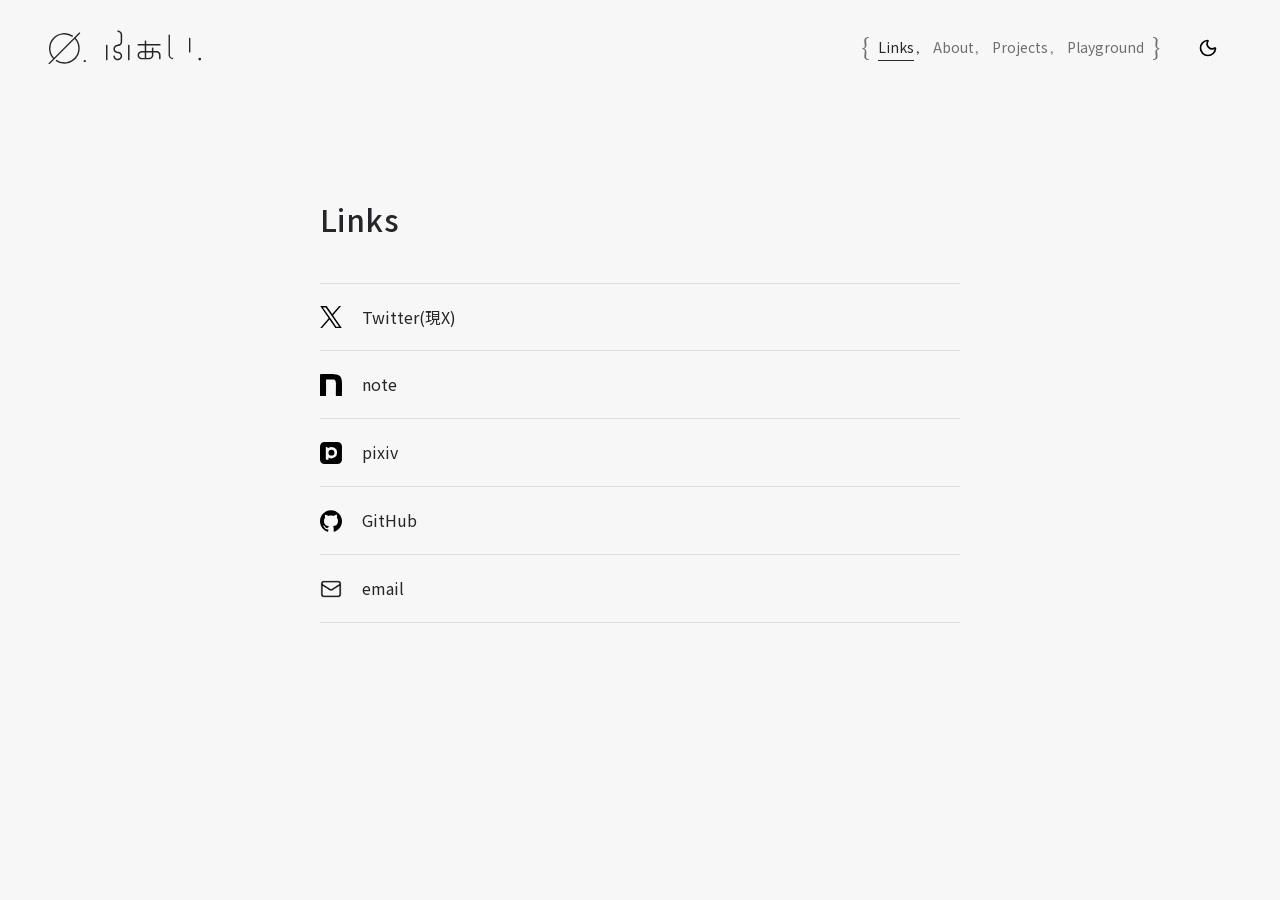
<file: index.html>
<!DOCTYPE html><html lang="ja"><head><meta charset="UTF-8"><meta name="viewport" content="width=device-width, initial-scale=1"><link rel="preload" href="/fonts/noto-sans-jp-core.woff2" as="font" type="font/woff2" crossorigin="anonymous"><link rel="stylesheet" href="/fonts/font.css"><link rel="preload" href="/fonts/stix-two-math.woff2" as="font" type="font/woff2" crossorigin="anonymous"><link rel="stylesheet" href="/fonts/math.css"><meta name="description" content="ふぁい."><meta name="theme-color" content="#f7f7f7"><meta name="color-scheme" content="light dark"><script src="/theme.js"></script><meta name="robots" content="index, follow"><title>ふぁい.</title><link rel="canonical" href="https://phi404.github.io/"><link rel="icon" type="image/svg+xml" href="/favicon.svg"><meta property="og:type" content="website"><meta property="og:title" content="ふぁい."><meta property="og:description" content="ふぁい."><meta property="og:url" content="https://phi404.github.io/"><link rel="stylesheet" href="/_astro/Base.ClflTLbC.css"></head><body><a class="skip-link" href="#main">本文へ</a><header class="site-header"><a class="identity identity--wordmark" href="/" aria-label="ふぁい. — Links"><svg class="identity-mark" xmlns="http://www.w3.org/2000/svg" viewBox="76.654 76.654 119.346 102.692" fill="none" aria-hidden="true"><path d="M 160.527 95.473 A 46 46 0 0 1 101.615 165.681" stroke="currentColor" stroke-width="4.4" stroke-linecap="butt"></path><path d="M 95.473 160.527 A 46 46 0 0 1 154.385 90.319" stroke="currentColor" stroke-width="4.4" stroke-linecap="butt"></path><path d="M 80.765 178.346 L 178.346 80.765 L 175.235 77.654 L 77.654 175.235 Z" fill="currentColor"></path><rect x="189" y="165" width="6" height="6" fill="currentColor"></rect></svg><span class="identity-name identity-name--wordmark" aria-hidden="true"><svg xmlns="http://www.w3.org/2000/svg" width="97.113732347" height="36" viewBox="0 0 97.113732347 36" role="img" aria-label="ふぁい." class="identity-wordmark"><path fill="currentColor" d="M12.202330603743404 3.755227850211103V3.916676959087326C12.202330603743404 4.201299363148976 12.41989838682794 4.440379304680032 12.70462871141691 4.466747886856119L13.052816306072208 4.4989801510167915C14.171016863181952 4.602511910229307 15.140035278021264 5.360797508714583 15.519160090509347 6.40244643844273C15.684206550296361 6.85592849425683 15.684206550296361 7.019320172624877 15.684206550296361 10.865284004858822V11.22379599662808V11.547953287199306C15.684206550296361 15.204624514507515 15.67586069618333 15.04098102157571 15.40746234472934 15.584612691214188C15.229645289209026 15.944743490893304 15.204715647397256 15.995250297680785 14.842318516644342 16.3576474284337C13.581770783994665 17.618195161083378 12.65480540130248 16.98815512256774 11.222592083189939 17.509447243050218C9.656197576104956 18.079555415392104 8.365683910368404 19.685412861968445 8.365683910368404 21.5283357335658C8.365683910368404 23.42924790184508 9.734979561051242 25.255119330125293 11.724746296827016 25.707989836284558C12.017750528510804 25.774648748661484 12.48155698143887 25.830623528833364 12.848270933284729 25.84943767409679C13.815130937577566 25.899009169647467 14.412399109295913 26.187804500765633 15.01887649934588 26.88547473640411C15.640822498312241 27.600915885541884 15.675788749165113 28.366108397775875 15.675788749165113 28.63731268294028C15.675788749165113 30.167481866353615 14.405636089583629 31.474255558206934 12.800893821789634 31.474255558206934C11.722300098207677 31.474255558206934 10.659103036523904 30.88803125378471 10.15568975006805 29.891529077986966C10.004708932342222 29.5926971378277 9.886212193340823 29.13122896299165 9.876319478336152 29.035863190346625C9.876319478336152 28.127711952917867 9.41848462792 28.002452194204185 9.165842673455266 28.002452194204185C9.136524263532333 28.002452194204185 9.111810462775212 28.00407100211404 9.091269589074605 28.00407100211404H8.919711924139063C8.614620593395022 28.00407100211404 8.367302718278259 28.252755870576905 8.367302718278259 28.556947863593248V28.814302347751113C8.367302718278259 29.846778032656747 9.142423919026028 32.17181787331808 11.645352762225896 32.83452185810369C11.973179350726125 32.92132593558104 12.374751632897533 32.9644941465105 12.774956921722842 32.9644941465105C13.513133328616805 32.9644941465105 13.981256602637815 32.82621197749977 14.280556198415487 32.71728419192107C15.43339924479613 32.2976891816866 16.412310374640114 31.37320597112286 16.866907609236556 30.222917043888877C17.088900133941365 29.66119069916913 17.164516450086154 29.2891526679753 17.164516450086154 28.671883225192964C17.164516450086154 27.501233291803914 16.76798045918985 26.54293498267875 15.8986086645794 25.66528928097349C13.758616554769068 23.50504408553541 12.333166256368807 25.14827800807485 10.644066109716805 23.435759106993608C9.959130496302523 22.74132648717484 9.864448220330548 21.932642002429407 9.864448220330548 21.538552210152442C9.864448220330548 19.932946578139855 11.20615218952763 19.160955072684473 11.400337191692037 19.057639154526605C12.209165570473901 18.627216118050665 13.294270499204385 18.786686683925957 14.054714508236133 18.549333470832075C15.68247982185918 18.04120765468309 16.429361817957258 16.87375936360464 16.70110570575828 16.321673919325807C17.163653085867566 15.381901967391212 17.163653085867566 15.381901967391212 17.178402224601804 11.73940430267151C17.188546754170225 9.237626611763098 17.188546754170225 9.237626611763098 17.188546754170225 8.754898093044282C17.188546754170225 7.57554257045112 17.17638770809176 6.960719326288121 17.134478569981063 6.715272073644968C16.699918579957718 4.1693908605702745 14.518269146600444 3.003345536347034 12.89978499832723 3.003345536347034C12.886834535048388 3.003345536347034 12.874063939315088 3.0034534568743574 12.861437237618217 3.003705271438111C12.83506865544213 3.0032016423106 12.815067384378144 3.0 12.790281636602804 3.0C12.726608525481835 3.0 12.202330603743404 3.022303575646891 12.202330603743404 3.755227850211103ZM1.5528768614792066 33.0C1.5747847285259136 33.0 1.5747847285259136 33.0 1.9750979378785463 32.967947603384864C2.263209772323661 32.9448885840467 2.4832957010457495 32.70372217898739 2.4837993301732606 32.417732781579645L2.5089807865487854 17.809142547428074C2.5089807865487854 17.500022183663948 2.257777772448369 17.25579803033046 1.9561039250695789 17.25579803033046H1.5524092058608039C1.2473178751167637 17.25579803033046 1.0 17.504482898793327 1.0 17.80867489180967V32.44755482063008C1.0 32.75264615137412 1.2486848684628642 33.0 1.5528768614792066 33.0ZM23.60453002409026 32.999964026490886C23.626473864646073 32.999964026490886 23.626473864646073 32.999964026490886 24.02671512698049 32.96791162987576C24.314826961425602 32.944852610537595 24.534912890147694 32.703686205478284 24.535416519275202 32.41769680807053L24.560669922668943 17.809106573918964C24.560669922668943 17.500921521391646 24.31015040524158 17.255762056821354 24.007721114171524 17.255762056821354H23.604026394962744C23.29893506421871 17.255762056821354 23.051617189101947 17.50444692528422 23.051617189101947 17.80863891830056V32.447518847120975C23.051617189101947 32.752610177865016 23.300338031073913 32.999964026490886 23.60453002409026 32.999964026490886Z M32.56066992266894 17.102263093457978V17.50595781266675C32.56066992266894 17.81104914341079 32.80935479113181 18.058367018527555 33.11354678414815 18.058367018527555H39.726161254851924V23.509396880137466C39.125331705731895 23.516411714413504 38.24362099749744 23.52670013801836 38.24362099749744 23.52670013801836C36.551067393971074 23.54652154153681 36.058805895338665 23.53540572722247 35.48445284892205 23.744447788648436C33.647249765272846 24.41312337594595 32.57085042574648 26.065494569798798 32.57085042574648 27.732363087822126C32.57085042574648 29.404267897120558 33.5554453700295 30.39325160951475 33.82862819819484 30.667297801898677C34.345279736002404 31.18556814761609 34.83149768510469 31.49105518696032 35.52898805319762 31.736574386621687C36.02092579024806 31.90971488595798 36.02092579024806 31.90971488595798 36.114025231819284 31.91003864753995C42.39212204132876 31.93288182582346 42.39212204132876 31.93288182582346 42.876577288484754 31.93288182582346C44.24080067438338 31.93288182582346 44.61708357965194 31.916046223560965 44.93469369156553 31.851653642257837C45.67823015131657 31.700960612604874 46.42126298194009 31.38072443452641 47.13328664771262 30.668700768753887C47.86131852503816 29.94066889142835 48.07924604321377 29.289404482539055 48.34185265970139 28.504606407841262C48.36962420873269 28.421615522329354 48.36962420873269 28.421615522329354 48.400741294111015 25.022082938124363H49.78604515634686C51.55946720834777 25.022082938124363 51.707893906926934 25.037191811949675 51.969996894287036 25.10460616801787C52.69122977839119 25.290049607469058 53.57812067193718 25.891850441335 53.96235372271858 26.947529039615226C54.07290031620714 27.25128935052227 54.07451912411699 27.255714092142544 54.117831229082896 31.388674580039257C54.120996897884396 31.69164347374593 54.36881840212867 31.935328024442796 54.6707080905621 31.935328024442796H55.013823420433184C55.31891475117723 31.935328024442796 55.566232626293996 31.686643155979933 55.566232626293996 31.38245116296359V29.374086122979033C55.566232626293996 27.509399278371404 55.5653692620754 27.050449249172907 55.34129027384233 26.43476264079132C54.69858756012072 24.66893099921218 53.38512279557334 23.963058803497102 52.43545812863407 23.68084662454568C51.99287604607966 23.54936344875633 51.99287604607966 23.54936344875633 48.4007053206019 23.509217012591925V20.684649024458388C48.4007053206019 20.379557693714347 48.15202045213904 20.132239818597583 47.847828459122695 20.132239818597583H47.44413373991392C47.13904240916988 20.132239818597583 46.89172453405312 20.380924687060446 46.89172453405312 20.68511668007679V23.513102151575577H41.23521398841892V18.05843896554577H55.0138593939423C55.31895072468633 18.05843896554577 55.566268599803095 17.809754097082905 55.566268599803095 17.505562104066563V17.10186738485779C55.566268599803095 16.79677605411375 55.317583731340235 16.549458178996986 55.01339173832389 16.549458178996986H41.235249961928034V13.720969078370686C41.235249961928034 13.415877747626645 40.98656509346517 13.168559872509881 40.68237310044883 13.168559872509881H40.27867838124005C39.97358705049601 13.168559872509881 39.726269175379244 13.417244740972746 39.726269175379244 13.721436733989089V16.54942220548788H33.11315107554796C32.80805974480392 16.54942220548788 32.56066992266894 16.798071100441632 32.56066992266894 17.102263093457978ZM46.89179648107134 26.301444816037467C46.89179648107134 27.443351915649313 46.878810044283384 27.991732088490032 46.8242022574576 28.301787763490964C46.68797057846601 29.075434050365306 45.91666256968368 29.979556254773982 44.98293416727921 30.319397995316244C44.64129375128155 30.44375841630223 44.40858112086259 30.445988773866922 41.235249961928034 30.476458336081308V25.022046964615253H46.891760507562225ZM39.72623320187014 30.476746124154168H38.50241442201962C36.6683050601537 30.476746124154168 36.42411688032932 30.451097012160243 35.940848758973885 30.30126734672587C35.21252909357548 30.075461630055624 34.48374177255869 29.37174784488702 34.177463316014084 28.542018857313472C34.09691862912151 28.323767577555884 34.09691862912151 28.23887009606126 34.09691862912151 27.52159429795898C34.09691862912151 27.134951022067348 34.1073509467628 27.13390779030322 34.18228376623454 26.932456139299017C34.446005561504506 26.22338230127334 34.98172305913924 25.6220491230258 35.59942418403087 25.316526110172465C36.17492838273895 25.0318317590926 36.17492838273895 25.0318317590926 39.726269175379244 25.023377984452246Z M68.22937069142283 31.139378161921556C68.22937069142283 31.11750626838396 68.22785980404029 31.101462083321838 68.22785980404029 31.091245606735196C68.22785980404029 30.613229617709514 67.8613976667582 30.446816164576404 67.49558305264003 30.39976281466328C65.89242361924678 30.193562660456838 65.43243035828415 29.277281409969696 65.15946337117346 28.733541819803893C64.95232790573021 28.32092567033636 64.93678734979561 28.092385966973918 64.93678734979561 20.798505180784865C64.93678734979561 20.39182466032014 64.93693124383203 19.963488087372454 64.93696721734113 19.51238028315948V7.672742992060645C64.93696721734113 7.367651661316604 64.68828234887827 7.12033378619984 64.38405438235283 7.12033378619984H64.1186418321548C63.81355050141075 7.12033378619984 63.566268599803095 7.3690546281718134 63.566268599803095 7.673246621188156V17.702553039941385C63.566268599803095 24.60094106699826 63.570297632823184 27.798410450544218 63.62785524739581 28.215523288650235C63.92294594260785 30.35328504089588 65.73626261620942 31.74114302227839 67.58584058699174 31.74114302227839C67.97687263099454 31.74114302227839 68.22937069142283 31.416554049597874 68.22937069142283 31.139378161921556ZM84.55465275371216 25.104822009072517H84.82002933040108C85.12512066114512 25.104822009072517 85.37240256275278 24.856101167100544 85.37240256275278 24.5519091740842V10.9636355787598C85.37240256275278 10.658544248015758 85.12371769428992 10.411226372898994 84.81948972776446 10.411226372898994H84.55411315107554C84.2490218203315 10.411226372898994 84.00173991872384 10.659947214870968 84.00173991872384 10.96413920788731V24.552412803211713C84.00173991872384 24.857504133955754 84.2504247871867 25.104822009072517 84.55465275371216 25.104822009072517Z" /><circle cx="94.743067455" cy="31.629335108" r="1.370664892" fill="currentColor" /></svg></span></a><nav class="site-nav" aria-label="メインナビゲーション"><math class="nav-delimiter" aria-hidden="true"><mo stretchy="false">&#123;</mo></math><ul class="nav-items" role="list"><li><a href="/" aria-current="page"><span class="nav-label">Links<math class="nav-comma" aria-hidden="true"><mo lspace="0" rspace="0">,</mo></math></span></a></li><li><a href="/about/"><span class="nav-label">About<math class="nav-comma" aria-hidden="true"><mo lspace="0" rspace="0">,</mo></math></span></a></li><li><a href="/projects/"><span class="nav-label">Projects<math class="nav-comma" aria-hidden="true"><mo lspace="0" rspace="0">,</mo></math></span></a></li><li><a href="/playground/"><span class="nav-label">Playground</span></a></li></ul><math class="nav-delimiter" aria-hidden="true"><mo stretchy="false">&#125;</mo></math></nav><button class="theme-toggle" type="button" data-theme-toggle hidden aria-label="テーマを切り替える" title="テーマを切り替える"><img class="theme-icon theme-icon--sun" src="/icons/sun.svg" width="20" height="20" alt=""><img class="theme-icon theme-icon--moon" src="/icons/moon.svg" width="20" height="20" alt=""></button></header><main id="main" data-page="links" class="page page--links" tabindex="-1"><h1 class="page-title">Links</h1><div class="items"><div class="item item--link"><a class="link-row" href="https://x.com/emptyset_null"><img class="link-icon monochrome" src="/brand/x.svg" width="22" height="22" alt=""><span class="link-copy"><span class="link-label">Twitter(現X)</span></span></a></div><div class="item item--link"><a class="link-row" href="https://note.com/phi_emptyset"><img class="link-icon monochrome" src="/brand/note.svg" width="22" height="22" alt=""><span class="link-copy"><span class="link-label">note</span></span></a></div><div class="item item--link"><a class="link-row" href="https://www.pixiv.net/users/121183934"><img class="link-icon monochrome" src="/brand/pixiv.svg" width="22" height="22" alt=""><span class="link-copy"><span class="link-label">pixiv</span></span></a></div><div class="item item--link"><a class="link-row" href="https://github.com/phi404"><img class="link-icon monochrome" src="/brand/github.svg" width="22" height="22" alt=""><span class="link-copy"><span class="link-label">GitHub</span></span></a></div><div class="item item--link"><a class="link-row" href="mailto:emptyset.null404@gmail.com"><img class="link-icon monochrome" src="/media/asset-c6019e19a8ca036d61dd.png" width="22" height="22" alt=""><span class="link-copy"><span class="link-label">email</span></span></a></div></div></main></body></html>
</file>
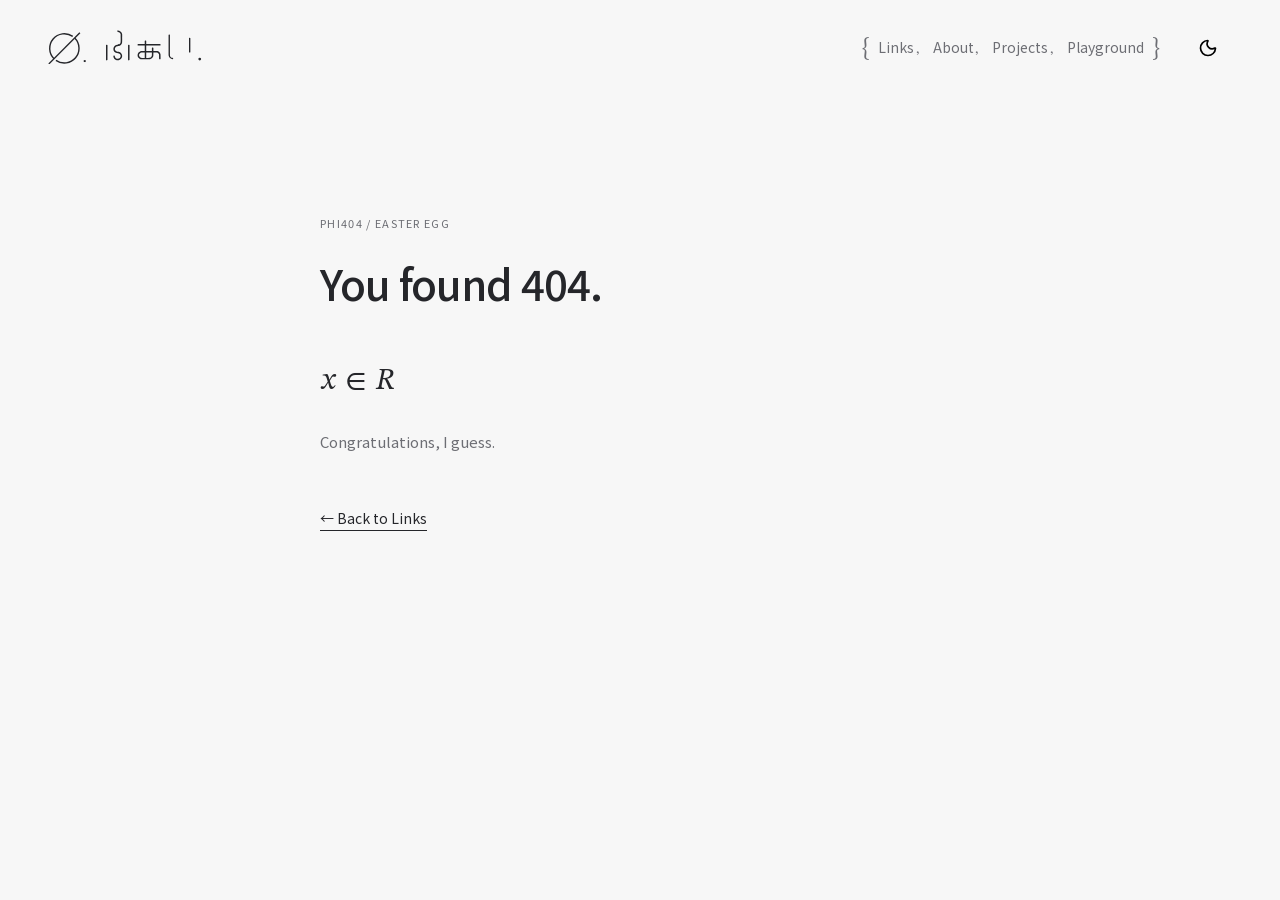
<file: 404/index.html>
<!DOCTYPE html><html lang="ja"><head><meta charset="UTF-8"><meta name="viewport" content="width=device-width, initial-scale=1"><link rel="preload" href="/fonts/noto-sans-jp-core.woff2" as="font" type="font/woff2" crossorigin="anonymous"><link rel="stylesheet" href="/fonts/font.css"><link rel="preload" href="/fonts/stix-two-math.woff2" as="font" type="font/woff2" crossorigin="anonymous"><link rel="stylesheet" href="/fonts/math.css"><meta name="description" content="ふぁい."><meta name="theme-color" content="#f7f7f7"><meta name="color-scheme" content="light dark"><script src="/theme.js"></script><meta name="robots" content="noindex, nofollow"><title>You found 404. — ふぁい.</title><link rel="icon" type="image/svg+xml" href="/favicon.svg"><meta property="og:type" content="website"><meta property="og:title" content="You found 404. — ふぁい."><meta property="og:description" content="ふぁい."><link rel="stylesheet" href="/_astro/Base.ClflTLbC.css"></head><body><a class="skip-link" href="#main">本文へ</a><header class="site-header"><a class="identity identity--wordmark" href="/" aria-label="ふぁい. — Links"><svg class="identity-mark" xmlns="http://www.w3.org/2000/svg" viewBox="76.654 76.654 119.346 102.692" fill="none" aria-hidden="true"><path d="M 160.527 95.473 A 46 46 0 0 1 101.615 165.681" stroke="currentColor" stroke-width="4.4" stroke-linecap="butt"></path><path d="M 95.473 160.527 A 46 46 0 0 1 154.385 90.319" stroke="currentColor" stroke-width="4.4" stroke-linecap="butt"></path><path d="M 80.765 178.346 L 178.346 80.765 L 175.235 77.654 L 77.654 175.235 Z" fill="currentColor"></path><rect x="189" y="165" width="6" height="6" fill="currentColor"></rect></svg><span class="identity-name identity-name--wordmark" aria-hidden="true"><svg xmlns="http://www.w3.org/2000/svg" width="97.113732347" height="36" viewBox="0 0 97.113732347 36" role="img" aria-label="ふぁい." class="identity-wordmark"><path fill="currentColor" d="M12.202330603743404 3.755227850211103V3.916676959087326C12.202330603743404 4.201299363148976 12.41989838682794 4.440379304680032 12.70462871141691 4.466747886856119L13.052816306072208 4.4989801510167915C14.171016863181952 4.602511910229307 15.140035278021264 5.360797508714583 15.519160090509347 6.40244643844273C15.684206550296361 6.85592849425683 15.684206550296361 7.019320172624877 15.684206550296361 10.865284004858822V11.22379599662808V11.547953287199306C15.684206550296361 15.204624514507515 15.67586069618333 15.04098102157571 15.40746234472934 15.584612691214188C15.229645289209026 15.944743490893304 15.204715647397256 15.995250297680785 14.842318516644342 16.3576474284337C13.581770783994665 17.618195161083378 12.65480540130248 16.98815512256774 11.222592083189939 17.509447243050218C9.656197576104956 18.079555415392104 8.365683910368404 19.685412861968445 8.365683910368404 21.5283357335658C8.365683910368404 23.42924790184508 9.734979561051242 25.255119330125293 11.724746296827016 25.707989836284558C12.017750528510804 25.774648748661484 12.48155698143887 25.830623528833364 12.848270933284729 25.84943767409679C13.815130937577566 25.899009169647467 14.412399109295913 26.187804500765633 15.01887649934588 26.88547473640411C15.640822498312241 27.600915885541884 15.675788749165113 28.366108397775875 15.675788749165113 28.63731268294028C15.675788749165113 30.167481866353615 14.405636089583629 31.474255558206934 12.800893821789634 31.474255558206934C11.722300098207677 31.474255558206934 10.659103036523904 30.88803125378471 10.15568975006805 29.891529077986966C10.004708932342222 29.5926971378277 9.886212193340823 29.13122896299165 9.876319478336152 29.035863190346625C9.876319478336152 28.127711952917867 9.41848462792 28.002452194204185 9.165842673455266 28.002452194204185C9.136524263532333 28.002452194204185 9.111810462775212 28.00407100211404 9.091269589074605 28.00407100211404H8.919711924139063C8.614620593395022 28.00407100211404 8.367302718278259 28.252755870576905 8.367302718278259 28.556947863593248V28.814302347751113C8.367302718278259 29.846778032656747 9.142423919026028 32.17181787331808 11.645352762225896 32.83452185810369C11.973179350726125 32.92132593558104 12.374751632897533 32.9644941465105 12.774956921722842 32.9644941465105C13.513133328616805 32.9644941465105 13.981256602637815 32.82621197749977 14.280556198415487 32.71728419192107C15.43339924479613 32.2976891816866 16.412310374640114 31.37320597112286 16.866907609236556 30.222917043888877C17.088900133941365 29.66119069916913 17.164516450086154 29.2891526679753 17.164516450086154 28.671883225192964C17.164516450086154 27.501233291803914 16.76798045918985 26.54293498267875 15.8986086645794 25.66528928097349C13.758616554769068 23.50504408553541 12.333166256368807 25.14827800807485 10.644066109716805 23.435759106993608C9.959130496302523 22.74132648717484 9.864448220330548 21.932642002429407 9.864448220330548 21.538552210152442C9.864448220330548 19.932946578139855 11.20615218952763 19.160955072684473 11.400337191692037 19.057639154526605C12.209165570473901 18.627216118050665 13.294270499204385 18.786686683925957 14.054714508236133 18.549333470832075C15.68247982185918 18.04120765468309 16.429361817957258 16.87375936360464 16.70110570575828 16.321673919325807C17.163653085867566 15.381901967391212 17.163653085867566 15.381901967391212 17.178402224601804 11.73940430267151C17.188546754170225 9.237626611763098 17.188546754170225 9.237626611763098 17.188546754170225 8.754898093044282C17.188546754170225 7.57554257045112 17.17638770809176 6.960719326288121 17.134478569981063 6.715272073644968C16.699918579957718 4.1693908605702745 14.518269146600444 3.003345536347034 12.89978499832723 3.003345536347034C12.886834535048388 3.003345536347034 12.874063939315088 3.0034534568743574 12.861437237618217 3.003705271438111C12.83506865544213 3.0032016423106 12.815067384378144 3.0 12.790281636602804 3.0C12.726608525481835 3.0 12.202330603743404 3.022303575646891 12.202330603743404 3.755227850211103ZM1.5528768614792066 33.0C1.5747847285259136 33.0 1.5747847285259136 33.0 1.9750979378785463 32.967947603384864C2.263209772323661 32.9448885840467 2.4832957010457495 32.70372217898739 2.4837993301732606 32.417732781579645L2.5089807865487854 17.809142547428074C2.5089807865487854 17.500022183663948 2.257777772448369 17.25579803033046 1.9561039250695789 17.25579803033046H1.5524092058608039C1.2473178751167637 17.25579803033046 1.0 17.504482898793327 1.0 17.80867489180967V32.44755482063008C1.0 32.75264615137412 1.2486848684628642 33.0 1.5528768614792066 33.0ZM23.60453002409026 32.999964026490886C23.626473864646073 32.999964026490886 23.626473864646073 32.999964026490886 24.02671512698049 32.96791162987576C24.314826961425602 32.944852610537595 24.534912890147694 32.703686205478284 24.535416519275202 32.41769680807053L24.560669922668943 17.809106573918964C24.560669922668943 17.500921521391646 24.31015040524158 17.255762056821354 24.007721114171524 17.255762056821354H23.604026394962744C23.29893506421871 17.255762056821354 23.051617189101947 17.50444692528422 23.051617189101947 17.80863891830056V32.447518847120975C23.051617189101947 32.752610177865016 23.300338031073913 32.999964026490886 23.60453002409026 32.999964026490886Z M32.56066992266894 17.102263093457978V17.50595781266675C32.56066992266894 17.81104914341079 32.80935479113181 18.058367018527555 33.11354678414815 18.058367018527555H39.726161254851924V23.509396880137466C39.125331705731895 23.516411714413504 38.24362099749744 23.52670013801836 38.24362099749744 23.52670013801836C36.551067393971074 23.54652154153681 36.058805895338665 23.53540572722247 35.48445284892205 23.744447788648436C33.647249765272846 24.41312337594595 32.57085042574648 26.065494569798798 32.57085042574648 27.732363087822126C32.57085042574648 29.404267897120558 33.5554453700295 30.39325160951475 33.82862819819484 30.667297801898677C34.345279736002404 31.18556814761609 34.83149768510469 31.49105518696032 35.52898805319762 31.736574386621687C36.02092579024806 31.90971488595798 36.02092579024806 31.90971488595798 36.114025231819284 31.91003864753995C42.39212204132876 31.93288182582346 42.39212204132876 31.93288182582346 42.876577288484754 31.93288182582346C44.24080067438338 31.93288182582346 44.61708357965194 31.916046223560965 44.93469369156553 31.851653642257837C45.67823015131657 31.700960612604874 46.42126298194009 31.38072443452641 47.13328664771262 30.668700768753887C47.86131852503816 29.94066889142835 48.07924604321377 29.289404482539055 48.34185265970139 28.504606407841262C48.36962420873269 28.421615522329354 48.36962420873269 28.421615522329354 48.400741294111015 25.022082938124363H49.78604515634686C51.55946720834777 25.022082938124363 51.707893906926934 25.037191811949675 51.969996894287036 25.10460616801787C52.69122977839119 25.290049607469058 53.57812067193718 25.891850441335 53.96235372271858 26.947529039615226C54.07290031620714 27.25128935052227 54.07451912411699 27.255714092142544 54.117831229082896 31.388674580039257C54.120996897884396 31.69164347374593 54.36881840212867 31.935328024442796 54.6707080905621 31.935328024442796H55.013823420433184C55.31891475117723 31.935328024442796 55.566232626293996 31.686643155979933 55.566232626293996 31.38245116296359V29.374086122979033C55.566232626293996 27.509399278371404 55.5653692620754 27.050449249172907 55.34129027384233 26.43476264079132C54.69858756012072 24.66893099921218 53.38512279557334 23.963058803497102 52.43545812863407 23.68084662454568C51.99287604607966 23.54936344875633 51.99287604607966 23.54936344875633 48.4007053206019 23.509217012591925V20.684649024458388C48.4007053206019 20.379557693714347 48.15202045213904 20.132239818597583 47.847828459122695 20.132239818597583H47.44413373991392C47.13904240916988 20.132239818597583 46.89172453405312 20.380924687060446 46.89172453405312 20.68511668007679V23.513102151575577H41.23521398841892V18.05843896554577H55.0138593939423C55.31895072468633 18.05843896554577 55.566268599803095 17.809754097082905 55.566268599803095 17.505562104066563V17.10186738485779C55.566268599803095 16.79677605411375 55.317583731340235 16.549458178996986 55.01339173832389 16.549458178996986H41.235249961928034V13.720969078370686C41.235249961928034 13.415877747626645 40.98656509346517 13.168559872509881 40.68237310044883 13.168559872509881H40.27867838124005C39.97358705049601 13.168559872509881 39.726269175379244 13.417244740972746 39.726269175379244 13.721436733989089V16.54942220548788H33.11315107554796C32.80805974480392 16.54942220548788 32.56066992266894 16.798071100441632 32.56066992266894 17.102263093457978ZM46.89179648107134 26.301444816037467C46.89179648107134 27.443351915649313 46.878810044283384 27.991732088490032 46.8242022574576 28.301787763490964C46.68797057846601 29.075434050365306 45.91666256968368 29.979556254773982 44.98293416727921 30.319397995316244C44.64129375128155 30.44375841630223 44.40858112086259 30.445988773866922 41.235249961928034 30.476458336081308V25.022046964615253H46.891760507562225ZM39.72623320187014 30.476746124154168H38.50241442201962C36.6683050601537 30.476746124154168 36.42411688032932 30.451097012160243 35.940848758973885 30.30126734672587C35.21252909357548 30.075461630055624 34.48374177255869 29.37174784488702 34.177463316014084 28.542018857313472C34.09691862912151 28.323767577555884 34.09691862912151 28.23887009606126 34.09691862912151 27.52159429795898C34.09691862912151 27.134951022067348 34.1073509467628 27.13390779030322 34.18228376623454 26.932456139299017C34.446005561504506 26.22338230127334 34.98172305913924 25.6220491230258 35.59942418403087 25.316526110172465C36.17492838273895 25.0318317590926 36.17492838273895 25.0318317590926 39.726269175379244 25.023377984452246Z M68.22937069142283 31.139378161921556C68.22937069142283 31.11750626838396 68.22785980404029 31.101462083321838 68.22785980404029 31.091245606735196C68.22785980404029 30.613229617709514 67.8613976667582 30.446816164576404 67.49558305264003 30.39976281466328C65.89242361924678 30.193562660456838 65.43243035828415 29.277281409969696 65.15946337117346 28.733541819803893C64.95232790573021 28.32092567033636 64.93678734979561 28.092385966973918 64.93678734979561 20.798505180784865C64.93678734979561 20.39182466032014 64.93693124383203 19.963488087372454 64.93696721734113 19.51238028315948V7.672742992060645C64.93696721734113 7.367651661316604 64.68828234887827 7.12033378619984 64.38405438235283 7.12033378619984H64.1186418321548C63.81355050141075 7.12033378619984 63.566268599803095 7.3690546281718134 63.566268599803095 7.673246621188156V17.702553039941385C63.566268599803095 24.60094106699826 63.570297632823184 27.798410450544218 63.62785524739581 28.215523288650235C63.92294594260785 30.35328504089588 65.73626261620942 31.74114302227839 67.58584058699174 31.74114302227839C67.97687263099454 31.74114302227839 68.22937069142283 31.416554049597874 68.22937069142283 31.139378161921556ZM84.55465275371216 25.104822009072517H84.82002933040108C85.12512066114512 25.104822009072517 85.37240256275278 24.856101167100544 85.37240256275278 24.5519091740842V10.9636355787598C85.37240256275278 10.658544248015758 85.12371769428992 10.411226372898994 84.81948972776446 10.411226372898994H84.55411315107554C84.2490218203315 10.411226372898994 84.00173991872384 10.659947214870968 84.00173991872384 10.96413920788731V24.552412803211713C84.00173991872384 24.857504133955754 84.2504247871867 25.104822009072517 84.55465275371216 25.104822009072517Z" /><circle cx="94.743067455" cy="31.629335108" r="1.370664892" fill="currentColor" /></svg></span></a><nav class="site-nav" aria-label="メインナビゲーション"><math class="nav-delimiter" aria-hidden="true"><mo stretchy="false">&#123;</mo></math><ul class="nav-items" role="list"><li><a href="/"><span class="nav-label">Links<math class="nav-comma" aria-hidden="true"><mo lspace="0" rspace="0">,</mo></math></span></a></li><li><a href="/about/"><span class="nav-label">About<math class="nav-comma" aria-hidden="true"><mo lspace="0" rspace="0">,</mo></math></span></a></li><li><a href="/projects/"><span class="nav-label">Projects<math class="nav-comma" aria-hidden="true"><mo lspace="0" rspace="0">,</mo></math></span></a></li><li><a href="/playground/"><span class="nav-label">Playground</span></a></li></ul><math class="nav-delimiter" aria-hidden="true"><mo stretchy="false">&#125;</mo></math></nav><button class="theme-toggle" type="button" data-theme-toggle hidden aria-label="テーマを切り替える" title="テーマを切り替える"><img class="theme-icon theme-icon--sun" src="/icons/sun.svg" width="20" height="20" alt=""><img class="theme-icon theme-icon--moon" src="/icons/moon.svg" width="20" height="20" alt=""></button></header><main id="main" class="page page--inner" tabindex="-1"><section class="status-page" data-status-page="found" lang="en" aria-labelledby="status-title"><p class="status-kicker">PHI404 / EASTER EGG</p><h1 id="status-title">You found 404.</h1><div class="status-formula"><math aria-label="The requested path x belongs to the set R of valid paths."><mi>x</mi><mo>∈</mo><mi>R</mi></math></div><p class="status-message">Congratulations, I guess.</p><a class="back-link" href="/">← Back to Links</a></section></main></body></html>
</file>
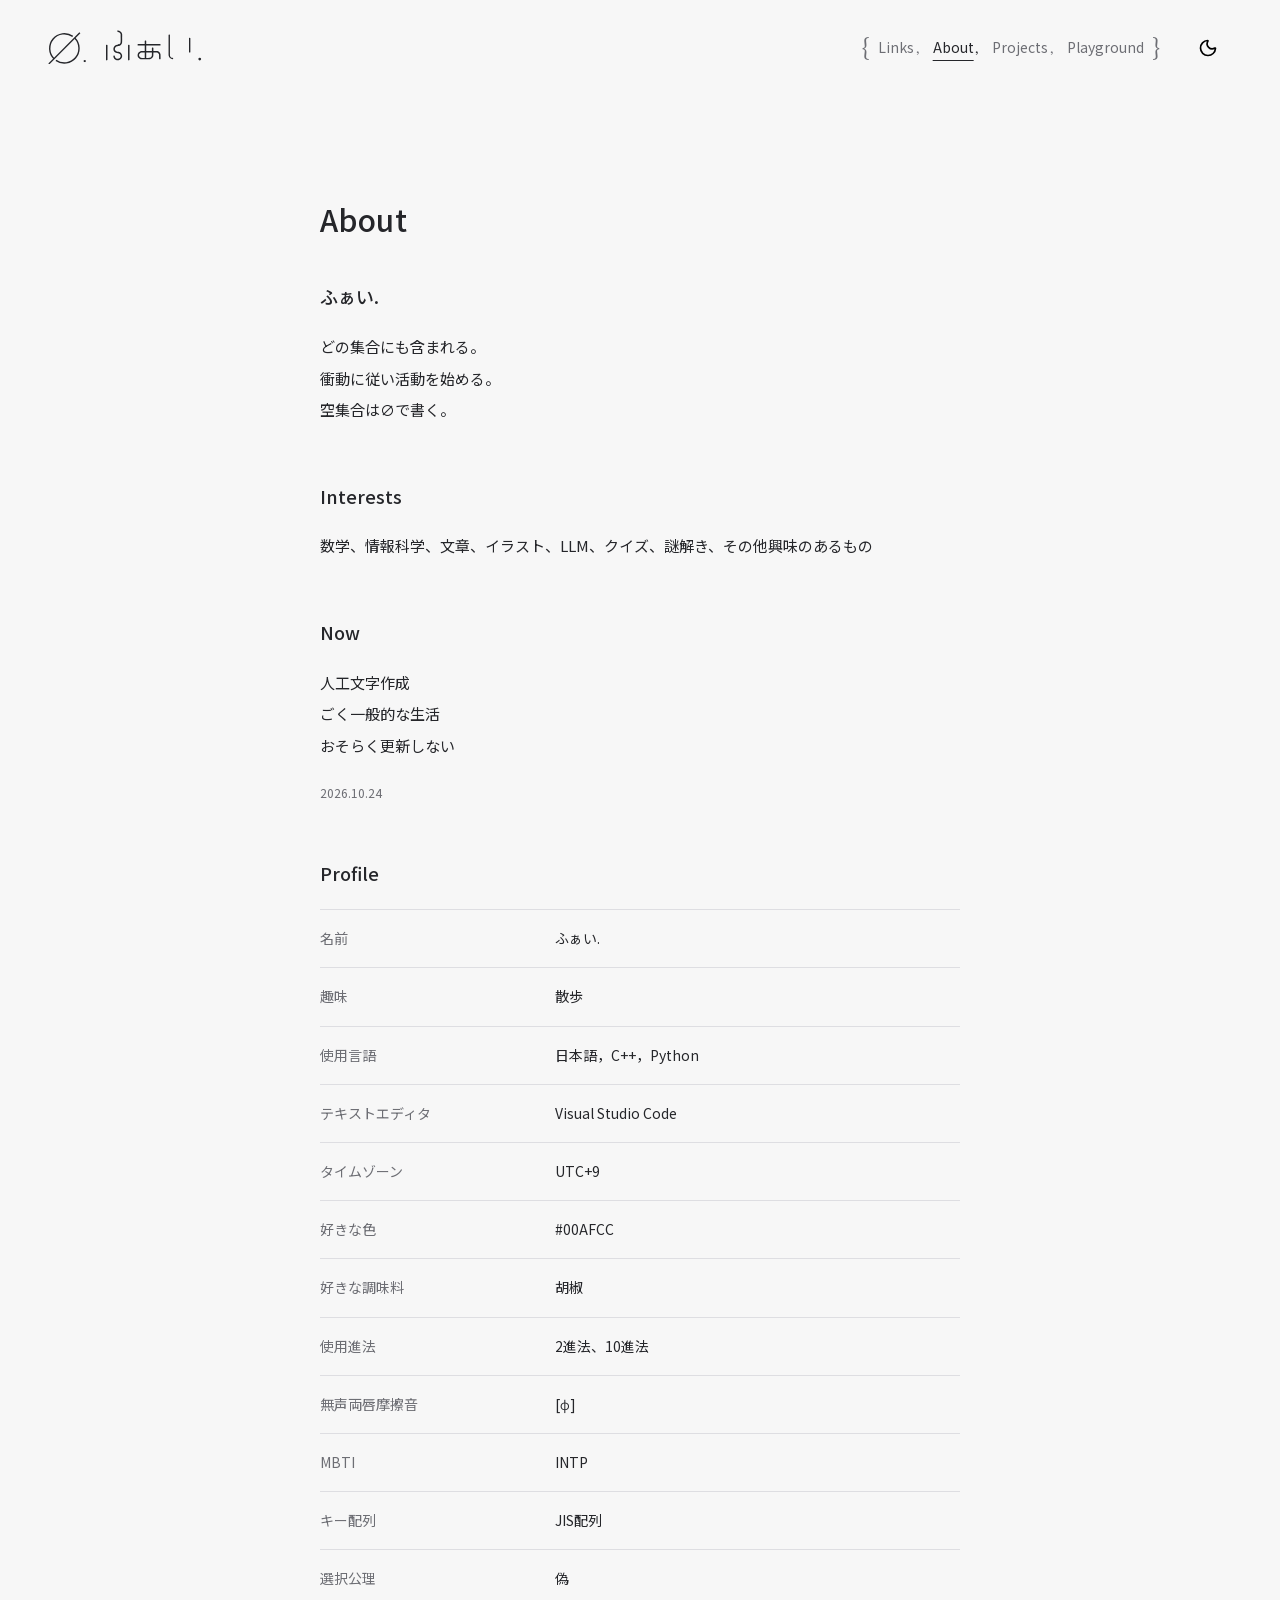
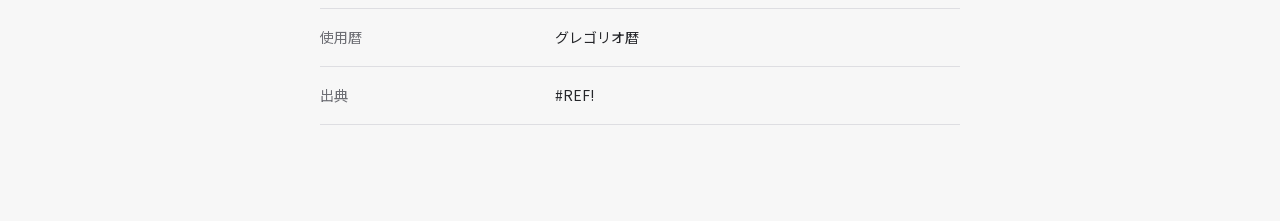
<file: about/index.html>
<!DOCTYPE html><html lang="ja"><head><meta charset="UTF-8"><meta name="viewport" content="width=device-width, initial-scale=1"><link rel="preload" href="/fonts/noto-sans-jp-core.woff2" as="font" type="font/woff2" crossorigin="anonymous"><link rel="stylesheet" href="/fonts/font.css"><link rel="preload" href="/fonts/stix-two-math.woff2" as="font" type="font/woff2" crossorigin="anonymous"><link rel="stylesheet" href="/fonts/math.css"><meta name="description" content="ふぁい."><meta name="theme-color" content="#f7f7f7"><meta name="color-scheme" content="light dark"><script src="/theme.js"></script><meta name="robots" content="index, follow"><title>About — ふぁい.</title><link rel="canonical" href="https://phi404.github.io/about/"><link rel="icon" type="image/svg+xml" href="/favicon.svg"><meta property="og:type" content="website"><meta property="og:title" content="About — ふぁい."><meta property="og:description" content="ふぁい."><meta property="og:url" content="https://phi404.github.io/about/"><link rel="stylesheet" href="/_astro/Base.ClflTLbC.css"></head><body><a class="skip-link" href="#main">本文へ</a><header class="site-header"><a class="identity identity--wordmark" href="/" aria-label="ふぁい. — Links"><svg class="identity-mark" xmlns="http://www.w3.org/2000/svg" viewBox="76.654 76.654 119.346 102.692" fill="none" aria-hidden="true"><path d="M 160.527 95.473 A 46 46 0 0 1 101.615 165.681" stroke="currentColor" stroke-width="4.4" stroke-linecap="butt"></path><path d="M 95.473 160.527 A 46 46 0 0 1 154.385 90.319" stroke="currentColor" stroke-width="4.4" stroke-linecap="butt"></path><path d="M 80.765 178.346 L 178.346 80.765 L 175.235 77.654 L 77.654 175.235 Z" fill="currentColor"></path><rect x="189" y="165" width="6" height="6" fill="currentColor"></rect></svg><span class="identity-name identity-name--wordmark" aria-hidden="true"><svg xmlns="http://www.w3.org/2000/svg" width="97.113732347" height="36" viewBox="0 0 97.113732347 36" role="img" aria-label="ふぁい." class="identity-wordmark"><path fill="currentColor" d="M12.202330603743404 3.755227850211103V3.916676959087326C12.202330603743404 4.201299363148976 12.41989838682794 4.440379304680032 12.70462871141691 4.466747886856119L13.052816306072208 4.4989801510167915C14.171016863181952 4.602511910229307 15.140035278021264 5.360797508714583 15.519160090509347 6.40244643844273C15.684206550296361 6.85592849425683 15.684206550296361 7.019320172624877 15.684206550296361 10.865284004858822V11.22379599662808V11.547953287199306C15.684206550296361 15.204624514507515 15.67586069618333 15.04098102157571 15.40746234472934 15.584612691214188C15.229645289209026 15.944743490893304 15.204715647397256 15.995250297680785 14.842318516644342 16.3576474284337C13.581770783994665 17.618195161083378 12.65480540130248 16.98815512256774 11.222592083189939 17.509447243050218C9.656197576104956 18.079555415392104 8.365683910368404 19.685412861968445 8.365683910368404 21.5283357335658C8.365683910368404 23.42924790184508 9.734979561051242 25.255119330125293 11.724746296827016 25.707989836284558C12.017750528510804 25.774648748661484 12.48155698143887 25.830623528833364 12.848270933284729 25.84943767409679C13.815130937577566 25.899009169647467 14.412399109295913 26.187804500765633 15.01887649934588 26.88547473640411C15.640822498312241 27.600915885541884 15.675788749165113 28.366108397775875 15.675788749165113 28.63731268294028C15.675788749165113 30.167481866353615 14.405636089583629 31.474255558206934 12.800893821789634 31.474255558206934C11.722300098207677 31.474255558206934 10.659103036523904 30.88803125378471 10.15568975006805 29.891529077986966C10.004708932342222 29.5926971378277 9.886212193340823 29.13122896299165 9.876319478336152 29.035863190346625C9.876319478336152 28.127711952917867 9.41848462792 28.002452194204185 9.165842673455266 28.002452194204185C9.136524263532333 28.002452194204185 9.111810462775212 28.00407100211404 9.091269589074605 28.00407100211404H8.919711924139063C8.614620593395022 28.00407100211404 8.367302718278259 28.252755870576905 8.367302718278259 28.556947863593248V28.814302347751113C8.367302718278259 29.846778032656747 9.142423919026028 32.17181787331808 11.645352762225896 32.83452185810369C11.973179350726125 32.92132593558104 12.374751632897533 32.9644941465105 12.774956921722842 32.9644941465105C13.513133328616805 32.9644941465105 13.981256602637815 32.82621197749977 14.280556198415487 32.71728419192107C15.43339924479613 32.2976891816866 16.412310374640114 31.37320597112286 16.866907609236556 30.222917043888877C17.088900133941365 29.66119069916913 17.164516450086154 29.2891526679753 17.164516450086154 28.671883225192964C17.164516450086154 27.501233291803914 16.76798045918985 26.54293498267875 15.8986086645794 25.66528928097349C13.758616554769068 23.50504408553541 12.333166256368807 25.14827800807485 10.644066109716805 23.435759106993608C9.959130496302523 22.74132648717484 9.864448220330548 21.932642002429407 9.864448220330548 21.538552210152442C9.864448220330548 19.932946578139855 11.20615218952763 19.160955072684473 11.400337191692037 19.057639154526605C12.209165570473901 18.627216118050665 13.294270499204385 18.786686683925957 14.054714508236133 18.549333470832075C15.68247982185918 18.04120765468309 16.429361817957258 16.87375936360464 16.70110570575828 16.321673919325807C17.163653085867566 15.381901967391212 17.163653085867566 15.381901967391212 17.178402224601804 11.73940430267151C17.188546754170225 9.237626611763098 17.188546754170225 9.237626611763098 17.188546754170225 8.754898093044282C17.188546754170225 7.57554257045112 17.17638770809176 6.960719326288121 17.134478569981063 6.715272073644968C16.699918579957718 4.1693908605702745 14.518269146600444 3.003345536347034 12.89978499832723 3.003345536347034C12.886834535048388 3.003345536347034 12.874063939315088 3.0034534568743574 12.861437237618217 3.003705271438111C12.83506865544213 3.0032016423106 12.815067384378144 3.0 12.790281636602804 3.0C12.726608525481835 3.0 12.202330603743404 3.022303575646891 12.202330603743404 3.755227850211103ZM1.5528768614792066 33.0C1.5747847285259136 33.0 1.5747847285259136 33.0 1.9750979378785463 32.967947603384864C2.263209772323661 32.9448885840467 2.4832957010457495 32.70372217898739 2.4837993301732606 32.417732781579645L2.5089807865487854 17.809142547428074C2.5089807865487854 17.500022183663948 2.257777772448369 17.25579803033046 1.9561039250695789 17.25579803033046H1.5524092058608039C1.2473178751167637 17.25579803033046 1.0 17.504482898793327 1.0 17.80867489180967V32.44755482063008C1.0 32.75264615137412 1.2486848684628642 33.0 1.5528768614792066 33.0ZM23.60453002409026 32.999964026490886C23.626473864646073 32.999964026490886 23.626473864646073 32.999964026490886 24.02671512698049 32.96791162987576C24.314826961425602 32.944852610537595 24.534912890147694 32.703686205478284 24.535416519275202 32.41769680807053L24.560669922668943 17.809106573918964C24.560669922668943 17.500921521391646 24.31015040524158 17.255762056821354 24.007721114171524 17.255762056821354H23.604026394962744C23.29893506421871 17.255762056821354 23.051617189101947 17.50444692528422 23.051617189101947 17.80863891830056V32.447518847120975C23.051617189101947 32.752610177865016 23.300338031073913 32.999964026490886 23.60453002409026 32.999964026490886Z M32.56066992266894 17.102263093457978V17.50595781266675C32.56066992266894 17.81104914341079 32.80935479113181 18.058367018527555 33.11354678414815 18.058367018527555H39.726161254851924V23.509396880137466C39.125331705731895 23.516411714413504 38.24362099749744 23.52670013801836 38.24362099749744 23.52670013801836C36.551067393971074 23.54652154153681 36.058805895338665 23.53540572722247 35.48445284892205 23.744447788648436C33.647249765272846 24.41312337594595 32.57085042574648 26.065494569798798 32.57085042574648 27.732363087822126C32.57085042574648 29.404267897120558 33.5554453700295 30.39325160951475 33.82862819819484 30.667297801898677C34.345279736002404 31.18556814761609 34.83149768510469 31.49105518696032 35.52898805319762 31.736574386621687C36.02092579024806 31.90971488595798 36.02092579024806 31.90971488595798 36.114025231819284 31.91003864753995C42.39212204132876 31.93288182582346 42.39212204132876 31.93288182582346 42.876577288484754 31.93288182582346C44.24080067438338 31.93288182582346 44.61708357965194 31.916046223560965 44.93469369156553 31.851653642257837C45.67823015131657 31.700960612604874 46.42126298194009 31.38072443452641 47.13328664771262 30.668700768753887C47.86131852503816 29.94066889142835 48.07924604321377 29.289404482539055 48.34185265970139 28.504606407841262C48.36962420873269 28.421615522329354 48.36962420873269 28.421615522329354 48.400741294111015 25.022082938124363H49.78604515634686C51.55946720834777 25.022082938124363 51.707893906926934 25.037191811949675 51.969996894287036 25.10460616801787C52.69122977839119 25.290049607469058 53.57812067193718 25.891850441335 53.96235372271858 26.947529039615226C54.07290031620714 27.25128935052227 54.07451912411699 27.255714092142544 54.117831229082896 31.388674580039257C54.120996897884396 31.69164347374593 54.36881840212867 31.935328024442796 54.6707080905621 31.935328024442796H55.013823420433184C55.31891475117723 31.935328024442796 55.566232626293996 31.686643155979933 55.566232626293996 31.38245116296359V29.374086122979033C55.566232626293996 27.509399278371404 55.5653692620754 27.050449249172907 55.34129027384233 26.43476264079132C54.69858756012072 24.66893099921218 53.38512279557334 23.963058803497102 52.43545812863407 23.68084662454568C51.99287604607966 23.54936344875633 51.99287604607966 23.54936344875633 48.4007053206019 23.509217012591925V20.684649024458388C48.4007053206019 20.379557693714347 48.15202045213904 20.132239818597583 47.847828459122695 20.132239818597583H47.44413373991392C47.13904240916988 20.132239818597583 46.89172453405312 20.380924687060446 46.89172453405312 20.68511668007679V23.513102151575577H41.23521398841892V18.05843896554577H55.0138593939423C55.31895072468633 18.05843896554577 55.566268599803095 17.809754097082905 55.566268599803095 17.505562104066563V17.10186738485779C55.566268599803095 16.79677605411375 55.317583731340235 16.549458178996986 55.01339173832389 16.549458178996986H41.235249961928034V13.720969078370686C41.235249961928034 13.415877747626645 40.98656509346517 13.168559872509881 40.68237310044883 13.168559872509881H40.27867838124005C39.97358705049601 13.168559872509881 39.726269175379244 13.417244740972746 39.726269175379244 13.721436733989089V16.54942220548788H33.11315107554796C32.80805974480392 16.54942220548788 32.56066992266894 16.798071100441632 32.56066992266894 17.102263093457978ZM46.89179648107134 26.301444816037467C46.89179648107134 27.443351915649313 46.878810044283384 27.991732088490032 46.8242022574576 28.301787763490964C46.68797057846601 29.075434050365306 45.91666256968368 29.979556254773982 44.98293416727921 30.319397995316244C44.64129375128155 30.44375841630223 44.40858112086259 30.445988773866922 41.235249961928034 30.476458336081308V25.022046964615253H46.891760507562225ZM39.72623320187014 30.476746124154168H38.50241442201962C36.6683050601537 30.476746124154168 36.42411688032932 30.451097012160243 35.940848758973885 30.30126734672587C35.21252909357548 30.075461630055624 34.48374177255869 29.37174784488702 34.177463316014084 28.542018857313472C34.09691862912151 28.323767577555884 34.09691862912151 28.23887009606126 34.09691862912151 27.52159429795898C34.09691862912151 27.134951022067348 34.1073509467628 27.13390779030322 34.18228376623454 26.932456139299017C34.446005561504506 26.22338230127334 34.98172305913924 25.6220491230258 35.59942418403087 25.316526110172465C36.17492838273895 25.0318317590926 36.17492838273895 25.0318317590926 39.726269175379244 25.023377984452246Z M68.22937069142283 31.139378161921556C68.22937069142283 31.11750626838396 68.22785980404029 31.101462083321838 68.22785980404029 31.091245606735196C68.22785980404029 30.613229617709514 67.8613976667582 30.446816164576404 67.49558305264003 30.39976281466328C65.89242361924678 30.193562660456838 65.43243035828415 29.277281409969696 65.15946337117346 28.733541819803893C64.95232790573021 28.32092567033636 64.93678734979561 28.092385966973918 64.93678734979561 20.798505180784865C64.93678734979561 20.39182466032014 64.93693124383203 19.963488087372454 64.93696721734113 19.51238028315948V7.672742992060645C64.93696721734113 7.367651661316604 64.68828234887827 7.12033378619984 64.38405438235283 7.12033378619984H64.1186418321548C63.81355050141075 7.12033378619984 63.566268599803095 7.3690546281718134 63.566268599803095 7.673246621188156V17.702553039941385C63.566268599803095 24.60094106699826 63.570297632823184 27.798410450544218 63.62785524739581 28.215523288650235C63.92294594260785 30.35328504089588 65.73626261620942 31.74114302227839 67.58584058699174 31.74114302227839C67.97687263099454 31.74114302227839 68.22937069142283 31.416554049597874 68.22937069142283 31.139378161921556ZM84.55465275371216 25.104822009072517H84.82002933040108C85.12512066114512 25.104822009072517 85.37240256275278 24.856101167100544 85.37240256275278 24.5519091740842V10.9636355787598C85.37240256275278 10.658544248015758 85.12371769428992 10.411226372898994 84.81948972776446 10.411226372898994H84.55411315107554C84.2490218203315 10.411226372898994 84.00173991872384 10.659947214870968 84.00173991872384 10.96413920788731V24.552412803211713C84.00173991872384 24.857504133955754 84.2504247871867 25.104822009072517 84.55465275371216 25.104822009072517Z" /><circle cx="94.743067455" cy="31.629335108" r="1.370664892" fill="currentColor" /></svg></span></a><nav class="site-nav" aria-label="メインナビゲーション"><math class="nav-delimiter" aria-hidden="true"><mo stretchy="false">&#123;</mo></math><ul class="nav-items" role="list"><li><a href="/"><span class="nav-label">Links<math class="nav-comma" aria-hidden="true"><mo lspace="0" rspace="0">,</mo></math></span></a></li><li><a href="/about/" aria-current="page"><span class="nav-label">About<math class="nav-comma" aria-hidden="true"><mo lspace="0" rspace="0">,</mo></math></span></a></li><li><a href="/projects/"><span class="nav-label">Projects<math class="nav-comma" aria-hidden="true"><mo lspace="0" rspace="0">,</mo></math></span></a></li><li><a href="/playground/"><span class="nav-label">Playground</span></a></li></ul><math class="nav-delimiter" aria-hidden="true"><mo stretchy="false">&#125;</mo></math></nav><button class="theme-toggle" type="button" data-theme-toggle hidden aria-label="テーマを切り替える" title="テーマを切り替える"><img class="theme-icon theme-icon--sun" src="/icons/sun.svg" width="20" height="20" alt=""><img class="theme-icon theme-icon--moon" src="/icons/moon.svg" width="20" height="20" alt=""></button></header><main id="main" data-page="about" class="page page--inner" tabindex="-1"><h1 class="page-title">About</h1><div class="about-sections"><section class="about-section" aria-labelledby="about-intro"><h2 id="about-intro">ふぁい.</h2><div class="about-copy"><p class="text">どの集合にも含まれる。
衝動に従い活動を始める。
空集合は∅で書く。</p></div></section><section class="about-section" aria-labelledby="about-interests"><h2 id="about-interests">Interests</h2><p class="text">数学、情報科学、文章、イラスト、LLM、クイズ、謎解き、その他興味のあるもの</p></section><section class="about-section" aria-labelledby="about-now"><h2 id="about-now">Now</h2><p class="text">人工文字作成
ごく一般的な生活
おそらく更新しない</p><p class="updated"><time datetime="2026-10-24">2026.10.24</time></p></section><section class="about-section" aria-labelledby="about-profile"><h2 id="about-profile">Profile</h2><dl class="profile-map"><div class="profile-row"><dt>名前</dt><dd>ふぁい.</dd></div><div class="profile-row"><dt>趣味</dt><dd>散歩</dd></div><div class="profile-row"><dt>使用言語</dt><dd>日本語，C++，Python</dd></div><div class="profile-row"><dt>テキストエディタ</dt><dd>Visual Studio Code</dd></div><div class="profile-row"><dt>タイムゾーン</dt><dd>UTC+9</dd></div><div class="profile-row"><dt>好きな色</dt><dd data-random-options="[&quot;#00AFCC&quot;,&quot;#008080&quot;,&quot;#084C61&quot;]">#00AFCC</dd></div><div class="profile-row"><dt>好きな調味料</dt><dd>胡椒</dd></div><div class="profile-row"><dt>使用進法</dt><dd>2進法、10進法</dd></div><div class="profile-row"><dt>無声両唇摩擦音</dt><dd>[ɸ]</dd></div><div class="profile-row"><dt>MBTI</dt><dd data-random-options="[&quot;INTP&quot;,&quot;INTJ&quot;,&quot;INFP&quot;,&quot;INFJ&quot;,&quot;ISTP&quot;,&quot;ISTJ&quot;,&quot;ISFP&quot;,&quot;ISFJ&quot;,&quot;ENTP&quot;,&quot;ENTJ&quot;,&quot;ENFP&quot;,&quot;ENFJ&quot;,&quot;ESTP&quot;,&quot;ESTJ&quot;,&quot;ESFP&quot;,&quot;ESFJ&quot;]">INTP</dd></div><div class="profile-row"><dt>キー配列</dt><dd>JIS配列</dd></div><div class="profile-row"><dt>選択公理</dt><dd data-random-options="[&quot;真&quot;,&quot;偽&quot;]">真</dd></div><div class="profile-row"><dt>使用暦</dt><dd>グレゴリオ暦</dd></div><div class="profile-row"><dt>出典</dt><dd>#REF!</dd></div></dl></section></div></main></body></html><script type="module">function e(){document.querySelectorAll(`[data-random-options]`).forEach(e=>{try{let t=JSON.parse(e.dataset.randomOptions||`[]`);Array.isArray(t)&&t.length&&t.every(e=>typeof e==`string`)&&(e.textContent=t[Math.floor(Math.random()*t.length)])}catch{}})}e(),window.addEventListener(`pageshow`,t=>{t.persisted&&e()});</script>
</file>
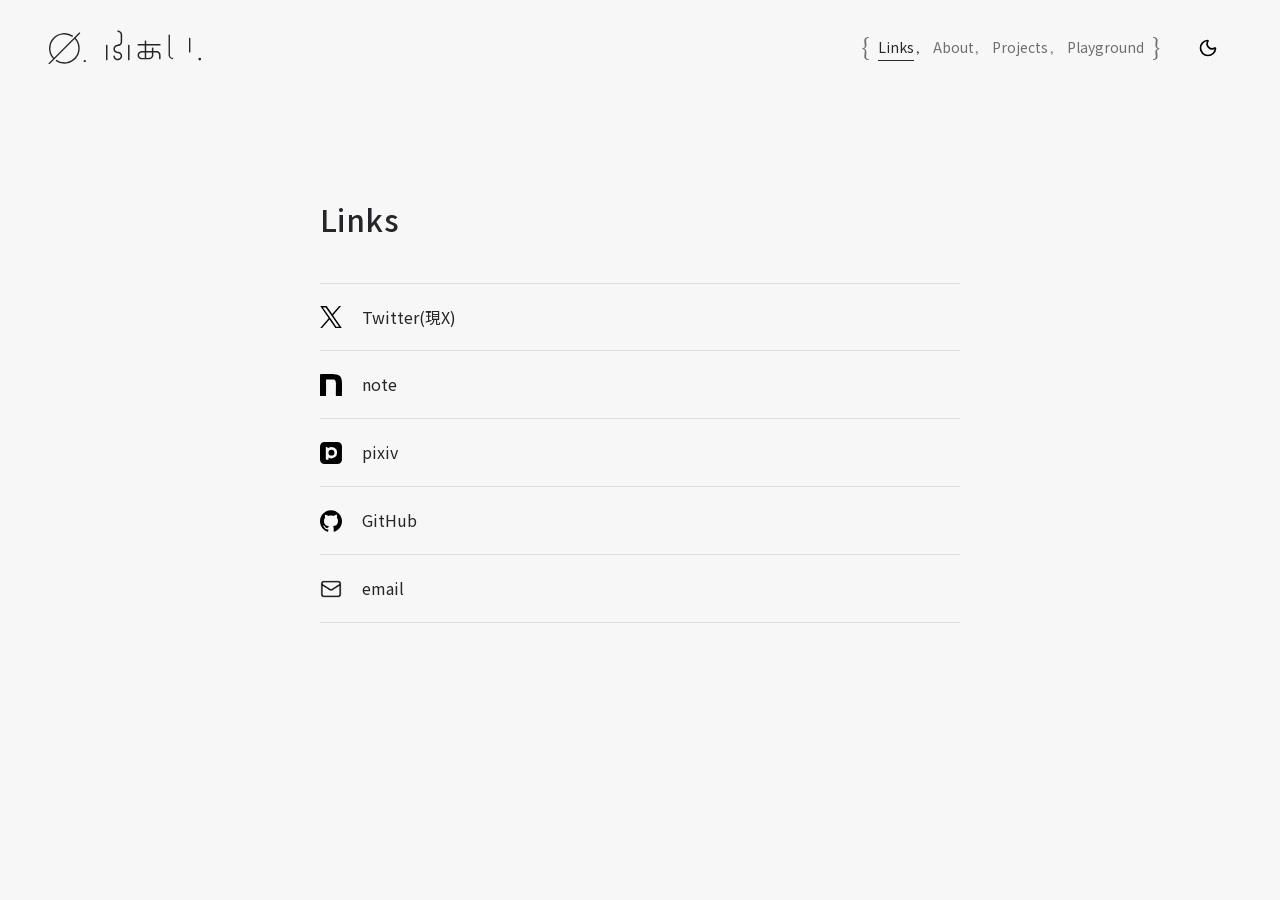
<file: links/index.html>
<!DOCTYPE html><html lang="ja"><head><meta charset="UTF-8"><meta name="viewport" content="width=device-width, initial-scale=1"><meta name="robots" content="noindex, nofollow"><meta name="description" content="ふぁい."><meta http-equiv="refresh" content="0;url=/"><link rel="canonical" href="https://phi404.github.io/"><title>Links — ふぁい.</title></head><body><a href="/">Links</a></body></html>
</file>
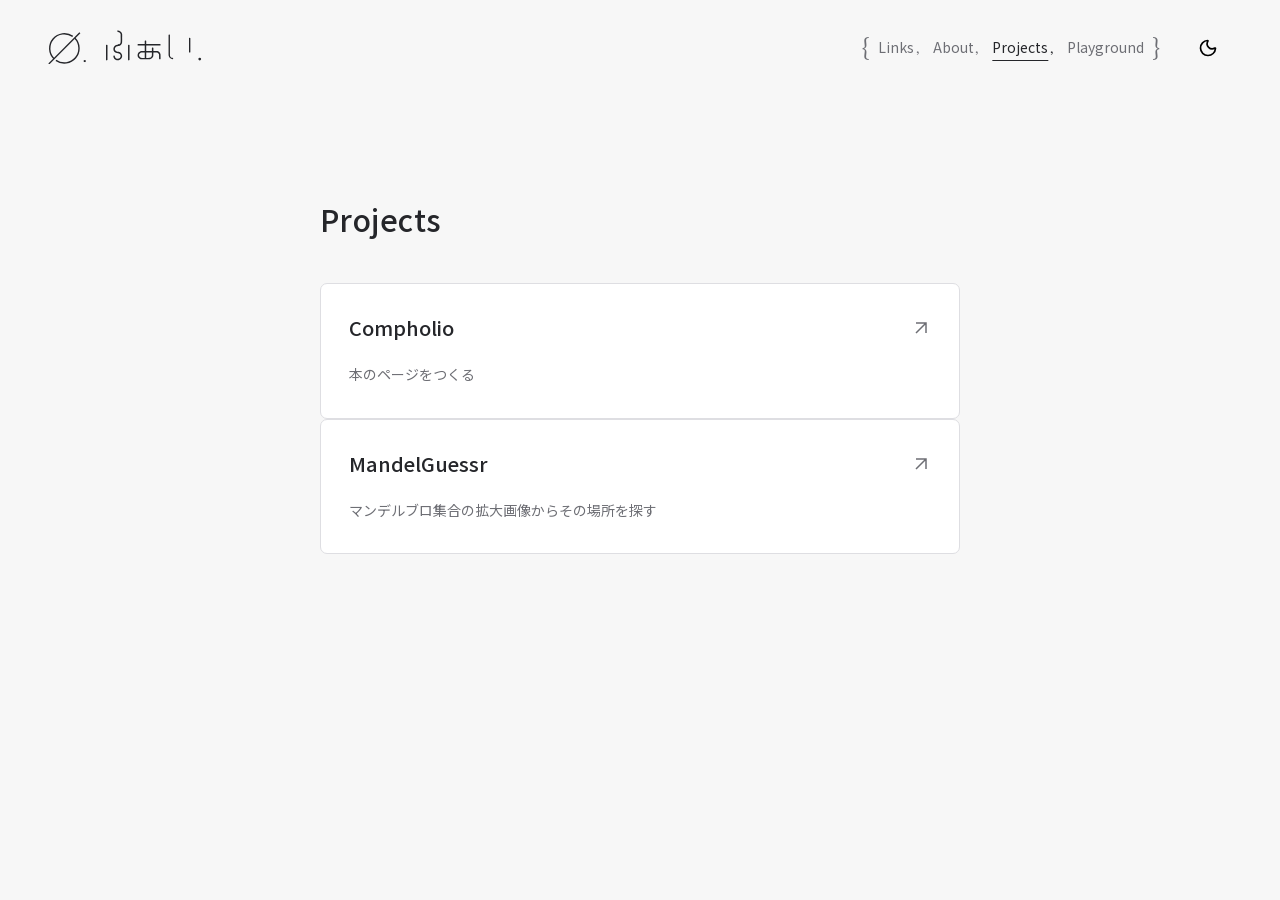
<file: made/index.html>
<!DOCTYPE html><html lang="ja"><head><meta charset="UTF-8"><meta name="viewport" content="width=device-width, initial-scale=1"><meta name="robots" content="noindex, nofollow"><meta name="description" content="ふぁい."><meta http-equiv="refresh" content="0;url=/projects/"><link rel="canonical" href="https://phi404.github.io/projects/"><title>Projects — ふぁい.</title></head><body><a href="/projects/">Projects</a></body></html>
</file>
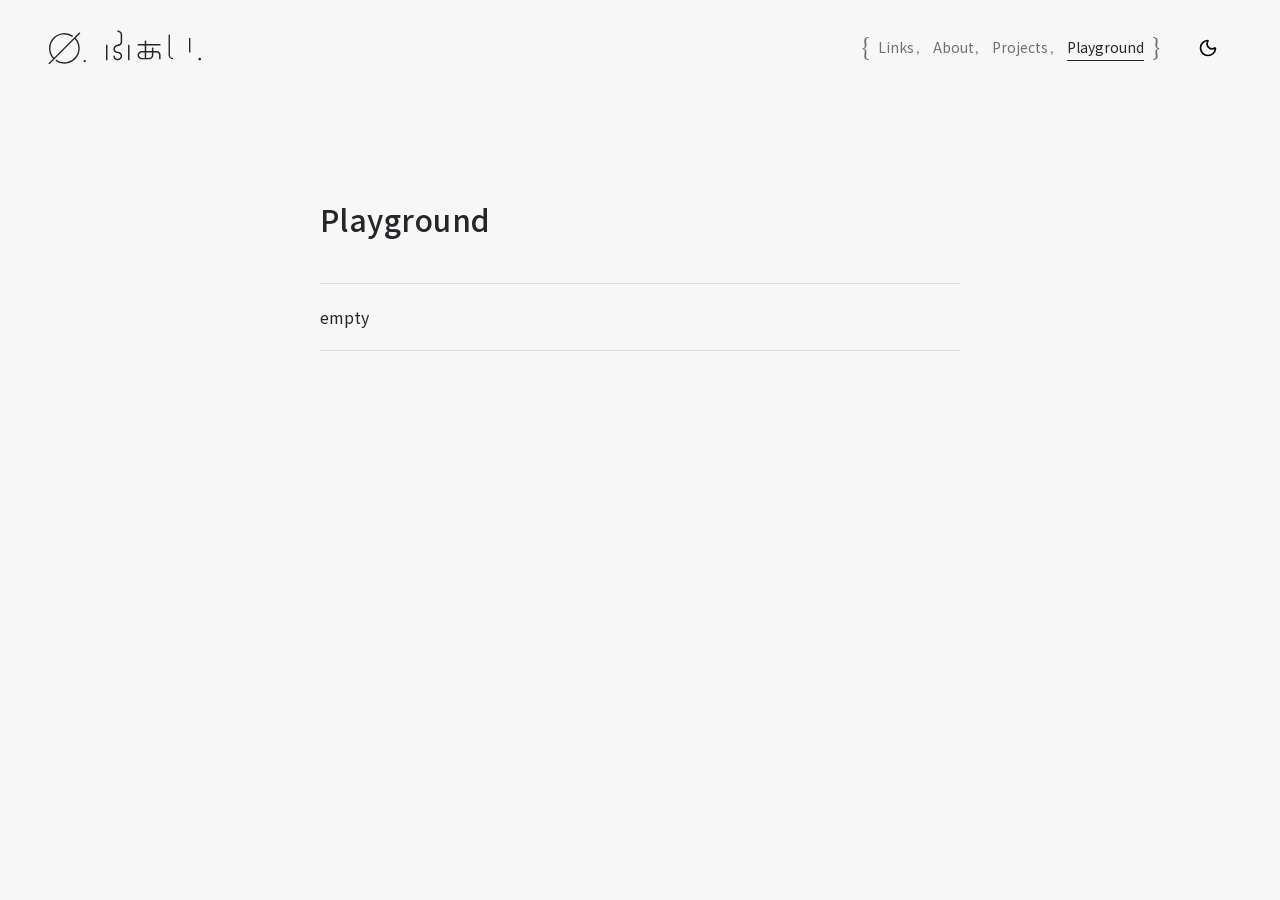
<file: play/index.html>
<!DOCTYPE html><html lang="ja"><head><meta charset="UTF-8"><meta name="viewport" content="width=device-width, initial-scale=1"><meta name="robots" content="noindex, nofollow"><meta name="description" content="ふぁい."><meta http-equiv="refresh" content="0;url=/playground/"><link rel="canonical" href="https://phi404.github.io/playground/"><title>Playground — ふぁい.</title></head><body><a href="/playground/">Playground</a></body></html>
</file>
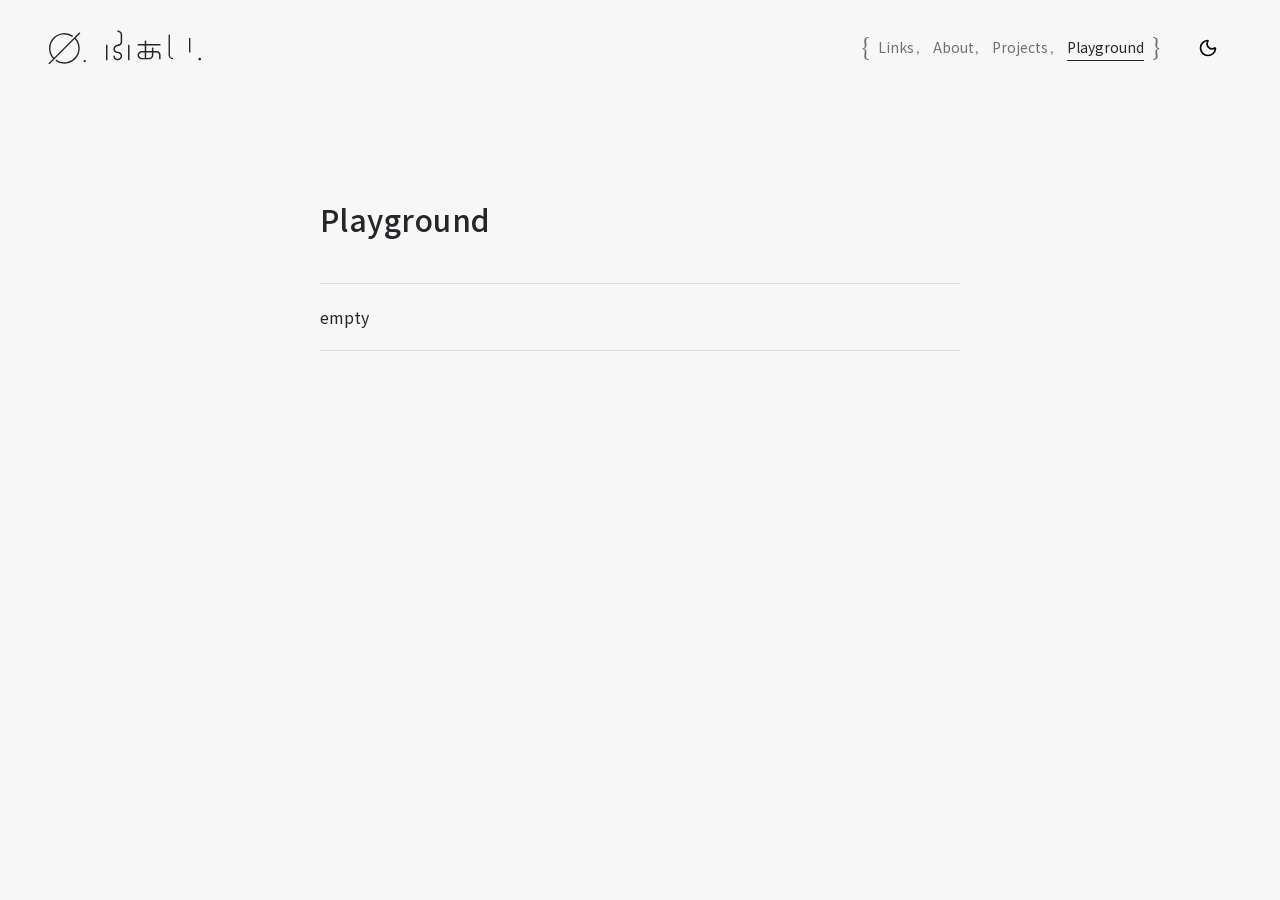
<file: playground/index.html>
<!DOCTYPE html><html lang="ja"><head><meta charset="UTF-8"><meta name="viewport" content="width=device-width, initial-scale=1"><link rel="preload" href="/fonts/noto-sans-jp-core.woff2" as="font" type="font/woff2" crossorigin="anonymous"><link rel="stylesheet" href="/fonts/font.css"><link rel="preload" href="/fonts/stix-two-math.woff2" as="font" type="font/woff2" crossorigin="anonymous"><link rel="stylesheet" href="/fonts/math.css"><meta name="description" content="ふぁい."><meta name="theme-color" content="#f7f7f7"><meta name="color-scheme" content="light dark"><script src="/theme.js"></script><meta name="robots" content="index, follow"><title>Playground — ふぁい.</title><link rel="canonical" href="https://phi404.github.io/playground/"><link rel="icon" type="image/svg+xml" href="/favicon.svg"><meta property="og:type" content="website"><meta property="og:title" content="Playground — ふぁい."><meta property="og:description" content="ふぁい."><meta property="og:url" content="https://phi404.github.io/playground/"><link rel="stylesheet" href="/_astro/Base.ClflTLbC.css"></head><body><a class="skip-link" href="#main">本文へ</a><header class="site-header"><a class="identity identity--wordmark" href="/" aria-label="ふぁい. — Links"><svg class="identity-mark" xmlns="http://www.w3.org/2000/svg" viewBox="76.654 76.654 119.346 102.692" fill="none" aria-hidden="true"><path d="M 160.527 95.473 A 46 46 0 0 1 101.615 165.681" stroke="currentColor" stroke-width="4.4" stroke-linecap="butt"></path><path d="M 95.473 160.527 A 46 46 0 0 1 154.385 90.319" stroke="currentColor" stroke-width="4.4" stroke-linecap="butt"></path><path d="M 80.765 178.346 L 178.346 80.765 L 175.235 77.654 L 77.654 175.235 Z" fill="currentColor"></path><rect x="189" y="165" width="6" height="6" fill="currentColor"></rect></svg><span class="identity-name identity-name--wordmark" aria-hidden="true"><svg xmlns="http://www.w3.org/2000/svg" width="97.113732347" height="36" viewBox="0 0 97.113732347 36" role="img" aria-label="ふぁい." class="identity-wordmark"><path fill="currentColor" d="M12.202330603743404 3.755227850211103V3.916676959087326C12.202330603743404 4.201299363148976 12.41989838682794 4.440379304680032 12.70462871141691 4.466747886856119L13.052816306072208 4.4989801510167915C14.171016863181952 4.602511910229307 15.140035278021264 5.360797508714583 15.519160090509347 6.40244643844273C15.684206550296361 6.85592849425683 15.684206550296361 7.019320172624877 15.684206550296361 10.865284004858822V11.22379599662808V11.547953287199306C15.684206550296361 15.204624514507515 15.67586069618333 15.04098102157571 15.40746234472934 15.584612691214188C15.229645289209026 15.944743490893304 15.204715647397256 15.995250297680785 14.842318516644342 16.3576474284337C13.581770783994665 17.618195161083378 12.65480540130248 16.98815512256774 11.222592083189939 17.509447243050218C9.656197576104956 18.079555415392104 8.365683910368404 19.685412861968445 8.365683910368404 21.5283357335658C8.365683910368404 23.42924790184508 9.734979561051242 25.255119330125293 11.724746296827016 25.707989836284558C12.017750528510804 25.774648748661484 12.48155698143887 25.830623528833364 12.848270933284729 25.84943767409679C13.815130937577566 25.899009169647467 14.412399109295913 26.187804500765633 15.01887649934588 26.88547473640411C15.640822498312241 27.600915885541884 15.675788749165113 28.366108397775875 15.675788749165113 28.63731268294028C15.675788749165113 30.167481866353615 14.405636089583629 31.474255558206934 12.800893821789634 31.474255558206934C11.722300098207677 31.474255558206934 10.659103036523904 30.88803125378471 10.15568975006805 29.891529077986966C10.004708932342222 29.5926971378277 9.886212193340823 29.13122896299165 9.876319478336152 29.035863190346625C9.876319478336152 28.127711952917867 9.41848462792 28.002452194204185 9.165842673455266 28.002452194204185C9.136524263532333 28.002452194204185 9.111810462775212 28.00407100211404 9.091269589074605 28.00407100211404H8.919711924139063C8.614620593395022 28.00407100211404 8.367302718278259 28.252755870576905 8.367302718278259 28.556947863593248V28.814302347751113C8.367302718278259 29.846778032656747 9.142423919026028 32.17181787331808 11.645352762225896 32.83452185810369C11.973179350726125 32.92132593558104 12.374751632897533 32.9644941465105 12.774956921722842 32.9644941465105C13.513133328616805 32.9644941465105 13.981256602637815 32.82621197749977 14.280556198415487 32.71728419192107C15.43339924479613 32.2976891816866 16.412310374640114 31.37320597112286 16.866907609236556 30.222917043888877C17.088900133941365 29.66119069916913 17.164516450086154 29.2891526679753 17.164516450086154 28.671883225192964C17.164516450086154 27.501233291803914 16.76798045918985 26.54293498267875 15.8986086645794 25.66528928097349C13.758616554769068 23.50504408553541 12.333166256368807 25.14827800807485 10.644066109716805 23.435759106993608C9.959130496302523 22.74132648717484 9.864448220330548 21.932642002429407 9.864448220330548 21.538552210152442C9.864448220330548 19.932946578139855 11.20615218952763 19.160955072684473 11.400337191692037 19.057639154526605C12.209165570473901 18.627216118050665 13.294270499204385 18.786686683925957 14.054714508236133 18.549333470832075C15.68247982185918 18.04120765468309 16.429361817957258 16.87375936360464 16.70110570575828 16.321673919325807C17.163653085867566 15.381901967391212 17.163653085867566 15.381901967391212 17.178402224601804 11.73940430267151C17.188546754170225 9.237626611763098 17.188546754170225 9.237626611763098 17.188546754170225 8.754898093044282C17.188546754170225 7.57554257045112 17.17638770809176 6.960719326288121 17.134478569981063 6.715272073644968C16.699918579957718 4.1693908605702745 14.518269146600444 3.003345536347034 12.89978499832723 3.003345536347034C12.886834535048388 3.003345536347034 12.874063939315088 3.0034534568743574 12.861437237618217 3.003705271438111C12.83506865544213 3.0032016423106 12.815067384378144 3.0 12.790281636602804 3.0C12.726608525481835 3.0 12.202330603743404 3.022303575646891 12.202330603743404 3.755227850211103ZM1.5528768614792066 33.0C1.5747847285259136 33.0 1.5747847285259136 33.0 1.9750979378785463 32.967947603384864C2.263209772323661 32.9448885840467 2.4832957010457495 32.70372217898739 2.4837993301732606 32.417732781579645L2.5089807865487854 17.809142547428074C2.5089807865487854 17.500022183663948 2.257777772448369 17.25579803033046 1.9561039250695789 17.25579803033046H1.5524092058608039C1.2473178751167637 17.25579803033046 1.0 17.504482898793327 1.0 17.80867489180967V32.44755482063008C1.0 32.75264615137412 1.2486848684628642 33.0 1.5528768614792066 33.0ZM23.60453002409026 32.999964026490886C23.626473864646073 32.999964026490886 23.626473864646073 32.999964026490886 24.02671512698049 32.96791162987576C24.314826961425602 32.944852610537595 24.534912890147694 32.703686205478284 24.535416519275202 32.41769680807053L24.560669922668943 17.809106573918964C24.560669922668943 17.500921521391646 24.31015040524158 17.255762056821354 24.007721114171524 17.255762056821354H23.604026394962744C23.29893506421871 17.255762056821354 23.051617189101947 17.50444692528422 23.051617189101947 17.80863891830056V32.447518847120975C23.051617189101947 32.752610177865016 23.300338031073913 32.999964026490886 23.60453002409026 32.999964026490886Z M32.56066992266894 17.102263093457978V17.50595781266675C32.56066992266894 17.81104914341079 32.80935479113181 18.058367018527555 33.11354678414815 18.058367018527555H39.726161254851924V23.509396880137466C39.125331705731895 23.516411714413504 38.24362099749744 23.52670013801836 38.24362099749744 23.52670013801836C36.551067393971074 23.54652154153681 36.058805895338665 23.53540572722247 35.48445284892205 23.744447788648436C33.647249765272846 24.41312337594595 32.57085042574648 26.065494569798798 32.57085042574648 27.732363087822126C32.57085042574648 29.404267897120558 33.5554453700295 30.39325160951475 33.82862819819484 30.667297801898677C34.345279736002404 31.18556814761609 34.83149768510469 31.49105518696032 35.52898805319762 31.736574386621687C36.02092579024806 31.90971488595798 36.02092579024806 31.90971488595798 36.114025231819284 31.91003864753995C42.39212204132876 31.93288182582346 42.39212204132876 31.93288182582346 42.876577288484754 31.93288182582346C44.24080067438338 31.93288182582346 44.61708357965194 31.916046223560965 44.93469369156553 31.851653642257837C45.67823015131657 31.700960612604874 46.42126298194009 31.38072443452641 47.13328664771262 30.668700768753887C47.86131852503816 29.94066889142835 48.07924604321377 29.289404482539055 48.34185265970139 28.504606407841262C48.36962420873269 28.421615522329354 48.36962420873269 28.421615522329354 48.400741294111015 25.022082938124363H49.78604515634686C51.55946720834777 25.022082938124363 51.707893906926934 25.037191811949675 51.969996894287036 25.10460616801787C52.69122977839119 25.290049607469058 53.57812067193718 25.891850441335 53.96235372271858 26.947529039615226C54.07290031620714 27.25128935052227 54.07451912411699 27.255714092142544 54.117831229082896 31.388674580039257C54.120996897884396 31.69164347374593 54.36881840212867 31.935328024442796 54.6707080905621 31.935328024442796H55.013823420433184C55.31891475117723 31.935328024442796 55.566232626293996 31.686643155979933 55.566232626293996 31.38245116296359V29.374086122979033C55.566232626293996 27.509399278371404 55.5653692620754 27.050449249172907 55.34129027384233 26.43476264079132C54.69858756012072 24.66893099921218 53.38512279557334 23.963058803497102 52.43545812863407 23.68084662454568C51.99287604607966 23.54936344875633 51.99287604607966 23.54936344875633 48.4007053206019 23.509217012591925V20.684649024458388C48.4007053206019 20.379557693714347 48.15202045213904 20.132239818597583 47.847828459122695 20.132239818597583H47.44413373991392C47.13904240916988 20.132239818597583 46.89172453405312 20.380924687060446 46.89172453405312 20.68511668007679V23.513102151575577H41.23521398841892V18.05843896554577H55.0138593939423C55.31895072468633 18.05843896554577 55.566268599803095 17.809754097082905 55.566268599803095 17.505562104066563V17.10186738485779C55.566268599803095 16.79677605411375 55.317583731340235 16.549458178996986 55.01339173832389 16.549458178996986H41.235249961928034V13.720969078370686C41.235249961928034 13.415877747626645 40.98656509346517 13.168559872509881 40.68237310044883 13.168559872509881H40.27867838124005C39.97358705049601 13.168559872509881 39.726269175379244 13.417244740972746 39.726269175379244 13.721436733989089V16.54942220548788H33.11315107554796C32.80805974480392 16.54942220548788 32.56066992266894 16.798071100441632 32.56066992266894 17.102263093457978ZM46.89179648107134 26.301444816037467C46.89179648107134 27.443351915649313 46.878810044283384 27.991732088490032 46.8242022574576 28.301787763490964C46.68797057846601 29.075434050365306 45.91666256968368 29.979556254773982 44.98293416727921 30.319397995316244C44.64129375128155 30.44375841630223 44.40858112086259 30.445988773866922 41.235249961928034 30.476458336081308V25.022046964615253H46.891760507562225ZM39.72623320187014 30.476746124154168H38.50241442201962C36.6683050601537 30.476746124154168 36.42411688032932 30.451097012160243 35.940848758973885 30.30126734672587C35.21252909357548 30.075461630055624 34.48374177255869 29.37174784488702 34.177463316014084 28.542018857313472C34.09691862912151 28.323767577555884 34.09691862912151 28.23887009606126 34.09691862912151 27.52159429795898C34.09691862912151 27.134951022067348 34.1073509467628 27.13390779030322 34.18228376623454 26.932456139299017C34.446005561504506 26.22338230127334 34.98172305913924 25.6220491230258 35.59942418403087 25.316526110172465C36.17492838273895 25.0318317590926 36.17492838273895 25.0318317590926 39.726269175379244 25.023377984452246Z M68.22937069142283 31.139378161921556C68.22937069142283 31.11750626838396 68.22785980404029 31.101462083321838 68.22785980404029 31.091245606735196C68.22785980404029 30.613229617709514 67.8613976667582 30.446816164576404 67.49558305264003 30.39976281466328C65.89242361924678 30.193562660456838 65.43243035828415 29.277281409969696 65.15946337117346 28.733541819803893C64.95232790573021 28.32092567033636 64.93678734979561 28.092385966973918 64.93678734979561 20.798505180784865C64.93678734979561 20.39182466032014 64.93693124383203 19.963488087372454 64.93696721734113 19.51238028315948V7.672742992060645C64.93696721734113 7.367651661316604 64.68828234887827 7.12033378619984 64.38405438235283 7.12033378619984H64.1186418321548C63.81355050141075 7.12033378619984 63.566268599803095 7.3690546281718134 63.566268599803095 7.673246621188156V17.702553039941385C63.566268599803095 24.60094106699826 63.570297632823184 27.798410450544218 63.62785524739581 28.215523288650235C63.92294594260785 30.35328504089588 65.73626261620942 31.74114302227839 67.58584058699174 31.74114302227839C67.97687263099454 31.74114302227839 68.22937069142283 31.416554049597874 68.22937069142283 31.139378161921556ZM84.55465275371216 25.104822009072517H84.82002933040108C85.12512066114512 25.104822009072517 85.37240256275278 24.856101167100544 85.37240256275278 24.5519091740842V10.9636355787598C85.37240256275278 10.658544248015758 85.12371769428992 10.411226372898994 84.81948972776446 10.411226372898994H84.55411315107554C84.2490218203315 10.411226372898994 84.00173991872384 10.659947214870968 84.00173991872384 10.96413920788731V24.552412803211713C84.00173991872384 24.857504133955754 84.2504247871867 25.104822009072517 84.55465275371216 25.104822009072517Z" /><circle cx="94.743067455" cy="31.629335108" r="1.370664892" fill="currentColor" /></svg></span></a><nav class="site-nav" aria-label="メインナビゲーション"><math class="nav-delimiter" aria-hidden="true"><mo stretchy="false">&#123;</mo></math><ul class="nav-items" role="list"><li><a href="/"><span class="nav-label">Links<math class="nav-comma" aria-hidden="true"><mo lspace="0" rspace="0">,</mo></math></span></a></li><li><a href="/about/"><span class="nav-label">About<math class="nav-comma" aria-hidden="true"><mo lspace="0" rspace="0">,</mo></math></span></a></li><li><a href="/projects/"><span class="nav-label">Projects<math class="nav-comma" aria-hidden="true"><mo lspace="0" rspace="0">,</mo></math></span></a></li><li><a href="/playground/" aria-current="page"><span class="nav-label">Playground</span></a></li></ul><math class="nav-delimiter" aria-hidden="true"><mo stretchy="false">&#125;</mo></math></nav><button class="theme-toggle" type="button" data-theme-toggle hidden aria-label="テーマを切り替える" title="テーマを切り替える"><img class="theme-icon theme-icon--sun" src="/icons/sun.svg" width="20" height="20" alt=""><img class="theme-icon theme-icon--moon" src="/icons/moon.svg" width="20" height="20" alt=""></button></header><main id="main" data-page="playground" class="page page--inner" tabindex="-1"><h1 class="page-title">Playground</h1><div class="items"><div class="item item--link"><a class="link-row" href="https://phi404.github.io/empty/"><span class="link-copy"><span class="link-label">empty</span></span></a></div></div></main></body></html>
</file>
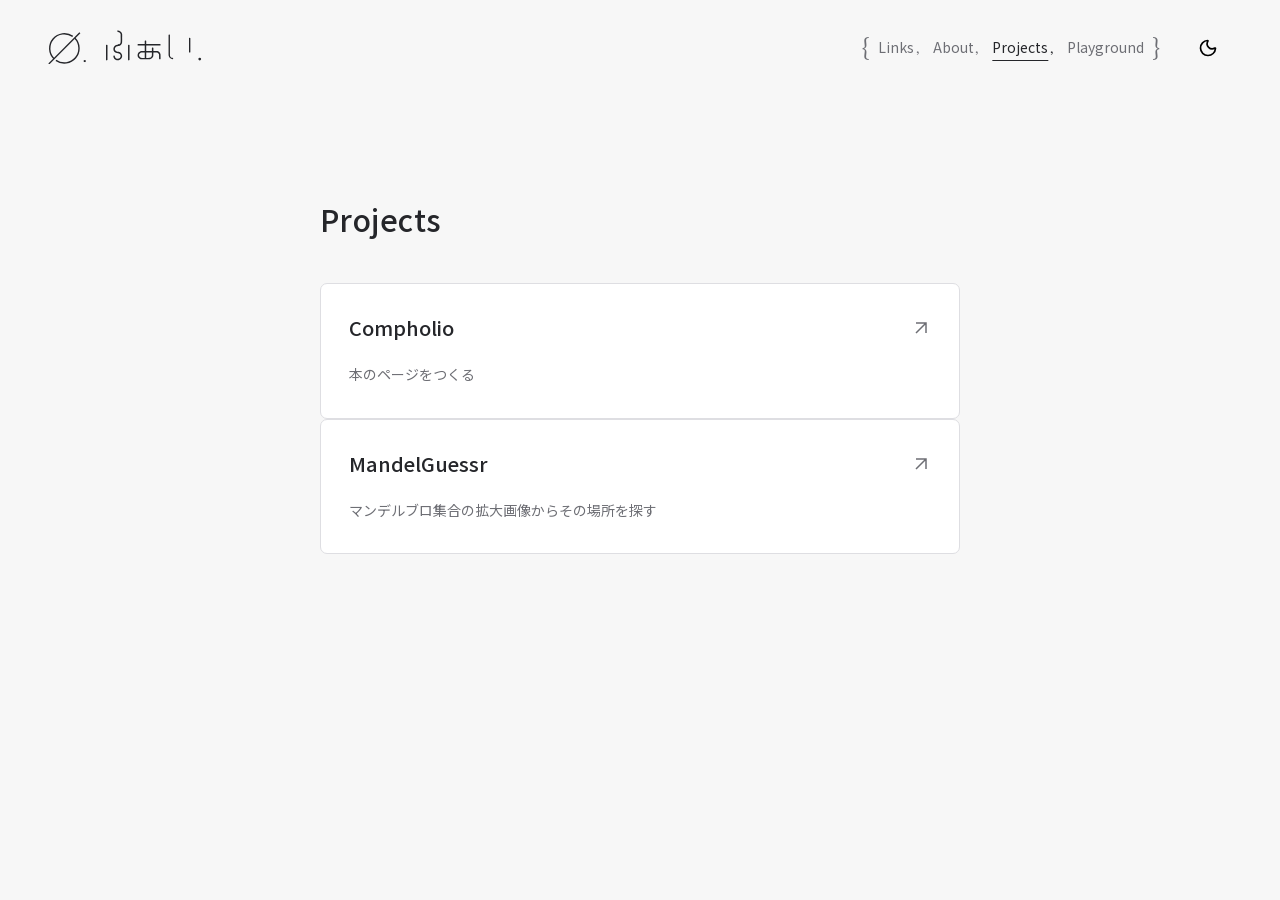
<file: projects/index.html>
<!DOCTYPE html><html lang="ja"><head><meta charset="UTF-8"><meta name="viewport" content="width=device-width, initial-scale=1"><link rel="preload" href="/fonts/noto-sans-jp-core.woff2" as="font" type="font/woff2" crossorigin="anonymous"><link rel="stylesheet" href="/fonts/font.css"><link rel="preload" href="/fonts/stix-two-math.woff2" as="font" type="font/woff2" crossorigin="anonymous"><link rel="stylesheet" href="/fonts/math.css"><meta name="description" content="ふぁい."><meta name="theme-color" content="#f7f7f7"><meta name="color-scheme" content="light dark"><script src="/theme.js"></script><meta name="robots" content="index, follow"><title>Projects — ふぁい.</title><link rel="canonical" href="https://phi404.github.io/projects/"><link rel="icon" type="image/svg+xml" href="/favicon.svg"><meta property="og:type" content="website"><meta property="og:title" content="Projects — ふぁい."><meta property="og:description" content="ふぁい."><meta property="og:url" content="https://phi404.github.io/projects/"><link rel="stylesheet" href="/_astro/Base.ClflTLbC.css"></head><body><a class="skip-link" href="#main">本文へ</a><header class="site-header"><a class="identity identity--wordmark" href="/" aria-label="ふぁい. — Links"><svg class="identity-mark" xmlns="http://www.w3.org/2000/svg" viewBox="76.654 76.654 119.346 102.692" fill="none" aria-hidden="true"><path d="M 160.527 95.473 A 46 46 0 0 1 101.615 165.681" stroke="currentColor" stroke-width="4.4" stroke-linecap="butt"></path><path d="M 95.473 160.527 A 46 46 0 0 1 154.385 90.319" stroke="currentColor" stroke-width="4.4" stroke-linecap="butt"></path><path d="M 80.765 178.346 L 178.346 80.765 L 175.235 77.654 L 77.654 175.235 Z" fill="currentColor"></path><rect x="189" y="165" width="6" height="6" fill="currentColor"></rect></svg><span class="identity-name identity-name--wordmark" aria-hidden="true"><svg xmlns="http://www.w3.org/2000/svg" width="97.113732347" height="36" viewBox="0 0 97.113732347 36" role="img" aria-label="ふぁい." class="identity-wordmark"><path fill="currentColor" d="M12.202330603743404 3.755227850211103V3.916676959087326C12.202330603743404 4.201299363148976 12.41989838682794 4.440379304680032 12.70462871141691 4.466747886856119L13.052816306072208 4.4989801510167915C14.171016863181952 4.602511910229307 15.140035278021264 5.360797508714583 15.519160090509347 6.40244643844273C15.684206550296361 6.85592849425683 15.684206550296361 7.019320172624877 15.684206550296361 10.865284004858822V11.22379599662808V11.547953287199306C15.684206550296361 15.204624514507515 15.67586069618333 15.04098102157571 15.40746234472934 15.584612691214188C15.229645289209026 15.944743490893304 15.204715647397256 15.995250297680785 14.842318516644342 16.3576474284337C13.581770783994665 17.618195161083378 12.65480540130248 16.98815512256774 11.222592083189939 17.509447243050218C9.656197576104956 18.079555415392104 8.365683910368404 19.685412861968445 8.365683910368404 21.5283357335658C8.365683910368404 23.42924790184508 9.734979561051242 25.255119330125293 11.724746296827016 25.707989836284558C12.017750528510804 25.774648748661484 12.48155698143887 25.830623528833364 12.848270933284729 25.84943767409679C13.815130937577566 25.899009169647467 14.412399109295913 26.187804500765633 15.01887649934588 26.88547473640411C15.640822498312241 27.600915885541884 15.675788749165113 28.366108397775875 15.675788749165113 28.63731268294028C15.675788749165113 30.167481866353615 14.405636089583629 31.474255558206934 12.800893821789634 31.474255558206934C11.722300098207677 31.474255558206934 10.659103036523904 30.88803125378471 10.15568975006805 29.891529077986966C10.004708932342222 29.5926971378277 9.886212193340823 29.13122896299165 9.876319478336152 29.035863190346625C9.876319478336152 28.127711952917867 9.41848462792 28.002452194204185 9.165842673455266 28.002452194204185C9.136524263532333 28.002452194204185 9.111810462775212 28.00407100211404 9.091269589074605 28.00407100211404H8.919711924139063C8.614620593395022 28.00407100211404 8.367302718278259 28.252755870576905 8.367302718278259 28.556947863593248V28.814302347751113C8.367302718278259 29.846778032656747 9.142423919026028 32.17181787331808 11.645352762225896 32.83452185810369C11.973179350726125 32.92132593558104 12.374751632897533 32.9644941465105 12.774956921722842 32.9644941465105C13.513133328616805 32.9644941465105 13.981256602637815 32.82621197749977 14.280556198415487 32.71728419192107C15.43339924479613 32.2976891816866 16.412310374640114 31.37320597112286 16.866907609236556 30.222917043888877C17.088900133941365 29.66119069916913 17.164516450086154 29.2891526679753 17.164516450086154 28.671883225192964C17.164516450086154 27.501233291803914 16.76798045918985 26.54293498267875 15.8986086645794 25.66528928097349C13.758616554769068 23.50504408553541 12.333166256368807 25.14827800807485 10.644066109716805 23.435759106993608C9.959130496302523 22.74132648717484 9.864448220330548 21.932642002429407 9.864448220330548 21.538552210152442C9.864448220330548 19.932946578139855 11.20615218952763 19.160955072684473 11.400337191692037 19.057639154526605C12.209165570473901 18.627216118050665 13.294270499204385 18.786686683925957 14.054714508236133 18.549333470832075C15.68247982185918 18.04120765468309 16.429361817957258 16.87375936360464 16.70110570575828 16.321673919325807C17.163653085867566 15.381901967391212 17.163653085867566 15.381901967391212 17.178402224601804 11.73940430267151C17.188546754170225 9.237626611763098 17.188546754170225 9.237626611763098 17.188546754170225 8.754898093044282C17.188546754170225 7.57554257045112 17.17638770809176 6.960719326288121 17.134478569981063 6.715272073644968C16.699918579957718 4.1693908605702745 14.518269146600444 3.003345536347034 12.89978499832723 3.003345536347034C12.886834535048388 3.003345536347034 12.874063939315088 3.0034534568743574 12.861437237618217 3.003705271438111C12.83506865544213 3.0032016423106 12.815067384378144 3.0 12.790281636602804 3.0C12.726608525481835 3.0 12.202330603743404 3.022303575646891 12.202330603743404 3.755227850211103ZM1.5528768614792066 33.0C1.5747847285259136 33.0 1.5747847285259136 33.0 1.9750979378785463 32.967947603384864C2.263209772323661 32.9448885840467 2.4832957010457495 32.70372217898739 2.4837993301732606 32.417732781579645L2.5089807865487854 17.809142547428074C2.5089807865487854 17.500022183663948 2.257777772448369 17.25579803033046 1.9561039250695789 17.25579803033046H1.5524092058608039C1.2473178751167637 17.25579803033046 1.0 17.504482898793327 1.0 17.80867489180967V32.44755482063008C1.0 32.75264615137412 1.2486848684628642 33.0 1.5528768614792066 33.0ZM23.60453002409026 32.999964026490886C23.626473864646073 32.999964026490886 23.626473864646073 32.999964026490886 24.02671512698049 32.96791162987576C24.314826961425602 32.944852610537595 24.534912890147694 32.703686205478284 24.535416519275202 32.41769680807053L24.560669922668943 17.809106573918964C24.560669922668943 17.500921521391646 24.31015040524158 17.255762056821354 24.007721114171524 17.255762056821354H23.604026394962744C23.29893506421871 17.255762056821354 23.051617189101947 17.50444692528422 23.051617189101947 17.80863891830056V32.447518847120975C23.051617189101947 32.752610177865016 23.300338031073913 32.999964026490886 23.60453002409026 32.999964026490886Z M32.56066992266894 17.102263093457978V17.50595781266675C32.56066992266894 17.81104914341079 32.80935479113181 18.058367018527555 33.11354678414815 18.058367018527555H39.726161254851924V23.509396880137466C39.125331705731895 23.516411714413504 38.24362099749744 23.52670013801836 38.24362099749744 23.52670013801836C36.551067393971074 23.54652154153681 36.058805895338665 23.53540572722247 35.48445284892205 23.744447788648436C33.647249765272846 24.41312337594595 32.57085042574648 26.065494569798798 32.57085042574648 27.732363087822126C32.57085042574648 29.404267897120558 33.5554453700295 30.39325160951475 33.82862819819484 30.667297801898677C34.345279736002404 31.18556814761609 34.83149768510469 31.49105518696032 35.52898805319762 31.736574386621687C36.02092579024806 31.90971488595798 36.02092579024806 31.90971488595798 36.114025231819284 31.91003864753995C42.39212204132876 31.93288182582346 42.39212204132876 31.93288182582346 42.876577288484754 31.93288182582346C44.24080067438338 31.93288182582346 44.61708357965194 31.916046223560965 44.93469369156553 31.851653642257837C45.67823015131657 31.700960612604874 46.42126298194009 31.38072443452641 47.13328664771262 30.668700768753887C47.86131852503816 29.94066889142835 48.07924604321377 29.289404482539055 48.34185265970139 28.504606407841262C48.36962420873269 28.421615522329354 48.36962420873269 28.421615522329354 48.400741294111015 25.022082938124363H49.78604515634686C51.55946720834777 25.022082938124363 51.707893906926934 25.037191811949675 51.969996894287036 25.10460616801787C52.69122977839119 25.290049607469058 53.57812067193718 25.891850441335 53.96235372271858 26.947529039615226C54.07290031620714 27.25128935052227 54.07451912411699 27.255714092142544 54.117831229082896 31.388674580039257C54.120996897884396 31.69164347374593 54.36881840212867 31.935328024442796 54.6707080905621 31.935328024442796H55.013823420433184C55.31891475117723 31.935328024442796 55.566232626293996 31.686643155979933 55.566232626293996 31.38245116296359V29.374086122979033C55.566232626293996 27.509399278371404 55.5653692620754 27.050449249172907 55.34129027384233 26.43476264079132C54.69858756012072 24.66893099921218 53.38512279557334 23.963058803497102 52.43545812863407 23.68084662454568C51.99287604607966 23.54936344875633 51.99287604607966 23.54936344875633 48.4007053206019 23.509217012591925V20.684649024458388C48.4007053206019 20.379557693714347 48.15202045213904 20.132239818597583 47.847828459122695 20.132239818597583H47.44413373991392C47.13904240916988 20.132239818597583 46.89172453405312 20.380924687060446 46.89172453405312 20.68511668007679V23.513102151575577H41.23521398841892V18.05843896554577H55.0138593939423C55.31895072468633 18.05843896554577 55.566268599803095 17.809754097082905 55.566268599803095 17.505562104066563V17.10186738485779C55.566268599803095 16.79677605411375 55.317583731340235 16.549458178996986 55.01339173832389 16.549458178996986H41.235249961928034V13.720969078370686C41.235249961928034 13.415877747626645 40.98656509346517 13.168559872509881 40.68237310044883 13.168559872509881H40.27867838124005C39.97358705049601 13.168559872509881 39.726269175379244 13.417244740972746 39.726269175379244 13.721436733989089V16.54942220548788H33.11315107554796C32.80805974480392 16.54942220548788 32.56066992266894 16.798071100441632 32.56066992266894 17.102263093457978ZM46.89179648107134 26.301444816037467C46.89179648107134 27.443351915649313 46.878810044283384 27.991732088490032 46.8242022574576 28.301787763490964C46.68797057846601 29.075434050365306 45.91666256968368 29.979556254773982 44.98293416727921 30.319397995316244C44.64129375128155 30.44375841630223 44.40858112086259 30.445988773866922 41.235249961928034 30.476458336081308V25.022046964615253H46.891760507562225ZM39.72623320187014 30.476746124154168H38.50241442201962C36.6683050601537 30.476746124154168 36.42411688032932 30.451097012160243 35.940848758973885 30.30126734672587C35.21252909357548 30.075461630055624 34.48374177255869 29.37174784488702 34.177463316014084 28.542018857313472C34.09691862912151 28.323767577555884 34.09691862912151 28.23887009606126 34.09691862912151 27.52159429795898C34.09691862912151 27.134951022067348 34.1073509467628 27.13390779030322 34.18228376623454 26.932456139299017C34.446005561504506 26.22338230127334 34.98172305913924 25.6220491230258 35.59942418403087 25.316526110172465C36.17492838273895 25.0318317590926 36.17492838273895 25.0318317590926 39.726269175379244 25.023377984452246Z M68.22937069142283 31.139378161921556C68.22937069142283 31.11750626838396 68.22785980404029 31.101462083321838 68.22785980404029 31.091245606735196C68.22785980404029 30.613229617709514 67.8613976667582 30.446816164576404 67.49558305264003 30.39976281466328C65.89242361924678 30.193562660456838 65.43243035828415 29.277281409969696 65.15946337117346 28.733541819803893C64.95232790573021 28.32092567033636 64.93678734979561 28.092385966973918 64.93678734979561 20.798505180784865C64.93678734979561 20.39182466032014 64.93693124383203 19.963488087372454 64.93696721734113 19.51238028315948V7.672742992060645C64.93696721734113 7.367651661316604 64.68828234887827 7.12033378619984 64.38405438235283 7.12033378619984H64.1186418321548C63.81355050141075 7.12033378619984 63.566268599803095 7.3690546281718134 63.566268599803095 7.673246621188156V17.702553039941385C63.566268599803095 24.60094106699826 63.570297632823184 27.798410450544218 63.62785524739581 28.215523288650235C63.92294594260785 30.35328504089588 65.73626261620942 31.74114302227839 67.58584058699174 31.74114302227839C67.97687263099454 31.74114302227839 68.22937069142283 31.416554049597874 68.22937069142283 31.139378161921556ZM84.55465275371216 25.104822009072517H84.82002933040108C85.12512066114512 25.104822009072517 85.37240256275278 24.856101167100544 85.37240256275278 24.5519091740842V10.9636355787598C85.37240256275278 10.658544248015758 85.12371769428992 10.411226372898994 84.81948972776446 10.411226372898994H84.55411315107554C84.2490218203315 10.411226372898994 84.00173991872384 10.659947214870968 84.00173991872384 10.96413920788731V24.552412803211713C84.00173991872384 24.857504133955754 84.2504247871867 25.104822009072517 84.55465275371216 25.104822009072517Z" /><circle cx="94.743067455" cy="31.629335108" r="1.370664892" fill="currentColor" /></svg></span></a><nav class="site-nav" aria-label="メインナビゲーション"><math class="nav-delimiter" aria-hidden="true"><mo stretchy="false">&#123;</mo></math><ul class="nav-items" role="list"><li><a href="/"><span class="nav-label">Links<math class="nav-comma" aria-hidden="true"><mo lspace="0" rspace="0">,</mo></math></span></a></li><li><a href="/about/"><span class="nav-label">About<math class="nav-comma" aria-hidden="true"><mo lspace="0" rspace="0">,</mo></math></span></a></li><li><a href="/projects/" aria-current="page"><span class="nav-label">Projects<math class="nav-comma" aria-hidden="true"><mo lspace="0" rspace="0">,</mo></math></span></a></li><li><a href="/playground/"><span class="nav-label">Playground</span></a></li></ul><math class="nav-delimiter" aria-hidden="true"><mo stretchy="false">&#125;</mo></math></nav><button class="theme-toggle" type="button" data-theme-toggle hidden aria-label="テーマを切り替える" title="テーマを切り替える"><img class="theme-icon theme-icon--sun" src="/icons/sun.svg" width="20" height="20" alt=""><img class="theme-icon theme-icon--moon" src="/icons/moon.svg" width="20" height="20" alt=""></button></header><main id="main" data-page="projects" class="page page--inner" tabindex="-1"><h1 class="page-title">Projects</h1><div class="items"><div class="item item--entry"><article class="entry"><a class="entry-card" href="https://phi404.github.io/compholio/"><div class="entry-copy"><div class="entry-heading"><h2>Compholio</h2><svg class="arrow" width="14" height="14" viewBox="0 0 16 16" fill="none" aria-hidden="true"><path d="M4 12 12 4M4 4h8v8" stroke="currentColor" stroke-width="1.2"></path></svg></div><p class="text">本のページをつくる</p></div></a></article></div><div class="item item--entry"><article class="entry"><a class="entry-card" href="https://phi404.github.io/mandelguessr/"><div class="entry-copy"><div class="entry-heading"><h2>MandelGuessr</h2><svg class="arrow" width="14" height="14" viewBox="0 0 16 16" fill="none" aria-hidden="true"><path d="M4 12 12 4M4 4h8v8" stroke="currentColor" stroke-width="1.2"></path></svg></div><p class="text">マンデルブロ集合の拡大画像からその場所を探す</p></div></a></article></div></div></main></body></html>
</file>
<file: fonts/font.css>
/* Noto Sans JP. Complete face first, fast UI subset last. */
@font-face {
  font-family: 'Fai Sans';
  src: url('../fonts/noto-sans-jp.woff2') format('woff2');
  font-style: normal;
  font-weight: 100 900;
  font-display: swap;
}
@font-face {
  font-family: 'Fai Sans';
  src: url('../fonts/noto-sans-jp-core.woff2') format('woff2');
  font-style: normal;
  font-weight: 100 900;
  font-display: swap;
  unicode-range: U+20-7E,U+A0-103,U+110-113,U+11A-11B,U+128-12B,U+143-144,U+147-148,U+14C-14F,U+152-153,U+168-16D,U+192,U+1A0-1A1,U+1AF-1B0,U+1CD-1DC,U+1F8-1F9,U+2002-2003,U+2010-2016,U+2018-201A,U+201C-201E,U+2020-2022,U+2025-2027,U+2030,U+2032-2033,U+2035,U+2039-203C,U+2042,U+2047-2049,U+2051,U+2191,U+2193,U+2197,U+3000-303F,U+3041-3096,U+3099-30FF,U+4E0A-4E0B,U+4E2D,U+4ECB,U+4EE5,U+4EFB,U+4FDD,U+50CF,U+5143,U+5148,U+5165,U+516C,U+5171,U+5185,U+51FA,U+5207,U+524A,U+524D,U+529B,U+52A0,U+5358,U+53CD,U+53D6,U+53EF,U+540D,U+5728,U+5916,U+59CB,U+5B58,U+5B9A,U+5BB9,U+5C06,U+5C65,U+5DEE,U+610F,U+623B,U+629E,U+6587,U+65B0,U+660E,U+6620,U+6642,U+66F8,U+66FF,U+6709,U+672A,U+672C,U+6765,U+67A0,U+6B74,U+6B8B,U+6E08,U+73FE,U+7528,U+7531,U+753B,U+76EE,U+793A,U+7AE0,U+7D39,U+7DE8,U+81EA,U+8272,U+8868,U+898B,U+8A2D,U+8AAC-8AAD,U+8FBC,U+8FFD,U+9078,U+9589,U+958B,U+9664,U+96C6,U+975E,U+9805,U+FF01-FF9F,U+FFA1-FFBE,U+FFC2-FFC7,U+FFCA-FFCF,U+FFD2-FFD7,U+FFDA-FFDC,U+FFE0-FFE6,U+FFE8-FFEE;
}
</file>
<file: fonts/math.css>
/* STIX Two Math, SIL OFL 1.1. See STIX-OFL.txt. */
@font-face {
  font-family: 'STIX Two Math';
  src: url('./stix-two-math.woff2') format('woff2');
  font-style: normal;
  font-weight: 400;
  font-display: swap;
}
</file>
<file: _astro/Base.ClflTLbC.css>
:root{--paper:#f7f7f7;--ink:#25262a;--muted:#6d6e74;--surface:#fff;--hover:#f0f0f2;--line:#dedee2;--measure:40rem;--header-width:77.5rem;--sans:"Fai Sans", "Noto Sans JP", sans-serif;--math:"STIX Two Math", math;color-scheme:light}:root[data-theme=dark]{--paper:#101114;--ink:#f7f7f7;--muted:#a2a3ab;--surface:#202125;--hover:#292a30;--line:#36373e;color-scheme:dark}@media (prefers-color-scheme:dark){:root:not([data-theme]){--paper:#101114;--ink:#f7f7f7;--muted:#a2a3ab;--surface:#202125;--hover:#292a30;--line:#36373e;color-scheme:dark}}*{box-sizing:border-box}html{min-width:280px}body{background:var(--paper);min-height:100svh;color:var(--ink);font:400 15px/1.85 var(--sans);font-synthesis:none;-webkit-font-smoothing:antialiased;flex-direction:column;margin:0;display:flex}::selection{background:var(--ink);color:var(--paper)}h1,h2,p{margin:0}a{color:inherit;touch-action:manipulation;text-decoration:none}button{font:inherit;touch-action:manipulation}a:focus-visible,button:focus-visible,main:focus-visible{outline:2px solid var(--ink);outline-offset:5px}svg,img{display:block}math{font-family:var(--math);font-style:normal;font-weight:400}[hidden]{display:none!important}.sr-only{clip-path:inset(50%);white-space:nowrap;border:0;width:1px;height:1px;margin:-1px;padding:0;position:absolute;overflow:hidden}.skip-link{z-index:5;background:var(--paper);padding:.5rem 1rem;position:fixed;top:-5rem;left:1rem}.skip-link:focus{top:1rem}.site-header{width:min(var(--header-width), calc(100% - 6rem));flex-shrink:0;grid-template-columns:auto minmax(0,1fr) auto;align-items:center;gap:1rem 1.5rem;margin-inline:auto;padding-block:1.5rem;display:grid}.site-nav{justify-content:flex-end;justify-self:end;align-items:center;gap:.25rem;min-width:0;display:flex}.nav-items{flex-wrap:wrap;justify-content:flex-end;align-items:center;gap:0 .375rem;min-width:0;margin:0;padding:0;list-style:none;display:flex}.nav-items li{align-items:center;min-width:0;max-width:100%;display:inline-flex}.nav-delimiter{color:var(--muted);flex:none;font-size:24px}.nav-label{display:block}.nav-comma{color:inherit;margin-left:.12em;font-size:1em}.site-nav a{min-width:44px;min-height:44px;color:var(--muted);overflow-wrap:anywhere;text-align:center;justify-content:center;align-items:center;max-width:100%;padding-inline:.25rem;font-size:14px;font-weight:400;line-height:1.6;display:inline-flex}.site-nav a[aria-current=page]{color:var(--ink);text-underline-offset:7px;text-decoration:underline 1px}.theme-toggle{width:48px;height:48px;color:inherit;cursor:pointer;background:0 0;border:0;border-radius:50%;flex:0 0 48px;place-items:center;padding:0;display:grid}.theme-icon{filter:brightness(0);pointer-events:none;grid-area:1/1;width:20px;height:20px}.theme-icon--sun{display:none}[data-theme=dark] .theme-icon{filter:brightness(0)invert()}[data-theme=dark] .theme-icon--sun{display:block}[data-theme=dark] .theme-icon--moon{display:none}@media (prefers-color-scheme:dark){:root:not([data-theme]) .theme-icon{filter:brightness(0)invert()}:root:not([data-theme]) .theme-icon--sun{display:block}:root:not([data-theme]) .theme-icon--moon{display:none}}.page{width:min(var(--measure), calc(100% - 3rem));margin-inline:auto;padding-block:clamp(4rem,8vw,7rem) 6rem}.identity{align-items:center;gap:.75rem;min-width:0;max-width:20rem;min-height:48px;display:inline-flex}.identity-mark{object-fit:contain;flex-shrink:0;width:38px;height:auto;max-height:48px}.identity-name{min-width:0;font-family:var(--sans);letter-spacing:0;overflow-wrap:anywhere;font-size:36px;font-weight:400;line-height:1.15}.identity--wordmark{--wordmark-scale:1;gap:calc(18.6816px * var(--wordmark-scale))}.identity-name--wordmark{flex-shrink:0;font-size:0;line-height:1;overflow:visible}.identity-wordmark{width:auto;height:calc(36px * var(--wordmark-scale));transform:translateY(calc(-2.6px * var(--wordmark-scale)))}.page-title{letter-spacing:.015em;overflow-wrap:anywhere;margin-bottom:2.5rem;font-size:30px;font-weight:500;line-height:1.5}.items{gap:0;display:grid}.item{min-width:0}.item--text,.item--image{margin-block:.75rem}.link-row{border-bottom:1px solid var(--line);align-items:center;gap:1.25rem;min-height:68px;padding-block:1.25rem;display:flex}.item--link:first-child .link-row{border-top:1px solid var(--line)}.link-icon{object-fit:contain;flex-shrink:0;width:22px;height:22px}.monochrome{filter:brightness(0)}[data-theme=dark] .monochrome{filter:brightness(0)invert()}@media (prefers-color-scheme:dark){:root:not([data-theme]) .monochrome{filter:brightness(0)invert()}}.link-copy{flex-direction:column;flex:1;min-width:0;display:flex}.link-label{overflow-wrap:anywhere;font-size:16px;font-weight:400;line-height:1.6}.link-description{color:var(--muted);overflow-wrap:anywhere;margin-top:4px;font-size:13px;line-height:1.7}.arrow{width:20px;height:20px;color:var(--muted);flex-shrink:0}.text{white-space:pre-wrap;overflow-wrap:anywhere;line-height:2.1}.content-image{width:auto;max-width:100%;height:auto}.image-link{width:fit-content;max-width:100%;display:block}.entry-card{background:var(--surface);border:1px solid var(--line);border-radius:7px;display:block;overflow:hidden}.entry-image{width:100%;height:auto}.entry-copy{padding:1.75rem}.entry-heading{justify-content:space-between;align-items:center;gap:1rem;display:flex}.entry h2{overflow-wrap:anywhere;font-size:20px;font-weight:500;line-height:1.6}.entry .text{color:var(--muted);margin-top:1rem;font-size:14px}.item--axiom{margin-block:.75rem}.axiom{padding-block:.75rem}.axiom h2{flex-wrap:wrap;align-items:baseline;font-size:16px;font-weight:500;line-height:1.8;display:flex}.axiom-number{font-family:var(--math);font-size:1.15em;font-weight:400}.axiom .text{max-width:38rem;margin-top:.75rem}.example-label{color:var(--muted);margin-left:auto;padding-left:1rem;font-size:11px;font-weight:400}.status-page{padding-block:1rem}.status-kicker{color:var(--muted);letter-spacing:.12em;font-size:11px}.status-page h1{letter-spacing:-.02em;margin-top:1.25rem;font-size:clamp(28px,4.5vw,42px);font-weight:500;line-height:1.4}.status-formula{text-align:left;margin:2.25rem 0 1.5rem;font-size:30px}.status-message{color:var(--muted);font-size:15px}.status-message math{color:var(--ink);font-size:1.25em}.back-link{text-underline-offset:6px;align-items:center;min-height:44px;margin-top:2.5rem;font-size:14px;text-decoration:underline;display:inline-flex}@media (hover:hover){.site-nav a:hover{color:var(--ink)}.theme-toggle:hover{background:var(--hover)}a.link-row:hover{color:var(--muted);border-color:var(--muted)}a.entry-card:hover{background:var(--hover);border-color:var(--muted)}a:hover .arrow{color:var(--ink)}}@media (prefers-reduced-motion:reduce){*{transition:none!important}}.about-sections{gap:3.5rem;display:grid}.about-section h2{margin:0 0 1.25rem;font-size:18px;font-weight:500;line-height:1.6}.about-copy{gap:1.25rem;display:grid}.updated{color:var(--muted);margin-top:1.25rem;font-size:12px}.profile-map{margin:0}.profile-row{border-bottom:1px solid var(--line);grid-template-columns:minmax(0,1fr) minmax(0,2fr);column-gap:2rem;padding-block:1rem;font-size:14px;line-height:1.8;display:grid}.profile-row:first-child{border-top:1px solid var(--line)}.profile-row dt,.profile-row dd{white-space:pre-wrap;overflow-wrap:anywhere;margin:0}.profile-row dt{color:var(--muted)}@media (width<=800px){.site-header{column-gap:1rem;width:calc(100% - 3rem)}.nav-items{column-gap:.25rem}.site-nav a{font-size:13px}}@media (width<=640px){.site-header{grid-template-columns:minmax(0,1fr) auto;gap:.75rem 1rem;width:calc(100% - 2.5rem);padding-block:1rem}.identity{grid-area:1/1;gap:.625rem;max-width:100%}.identity-mark{width:32px}.identity-name{font-size:32px}.identity--wordmark{--wordmark-scale:.842105;gap:calc(18.6816px * var(--wordmark-scale))}.identity-name--wordmark{font-size:0}.theme-toggle{grid-area:1/2}.site-nav{grid-area:2/1/auto/-1;gap:.125rem}.site-nav a{padding-inline:0}.nav-delimiter{font-size:22px}.page{width:calc(100% - 2.5rem);padding-block:3.5rem 4rem}.page-title{margin-bottom:2rem;font-size:26px}.link-row{gap:1rem;min-height:64px}.link-description{font-size:12px}.entry-copy{padding:1.25rem}.about-sections{gap:2.75rem}.profile-row{column-gap:1.25rem}}
</file>
